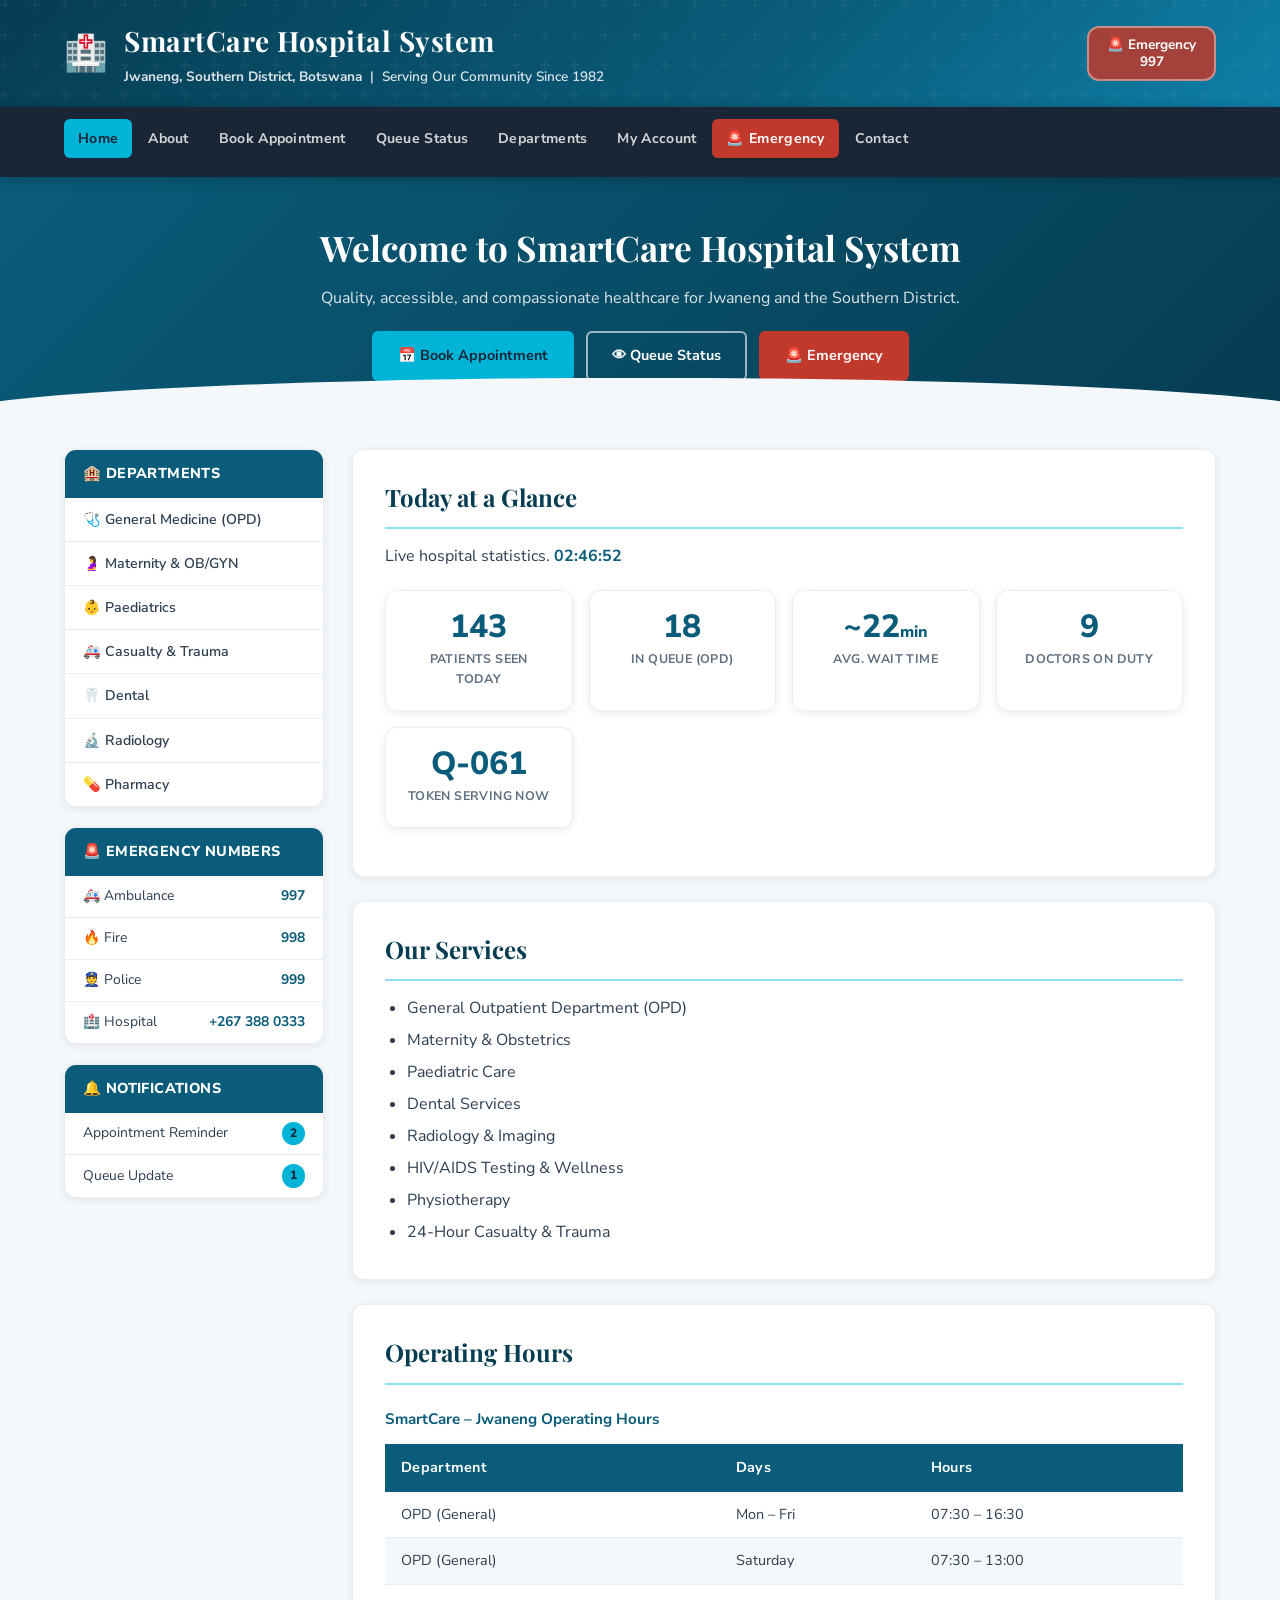
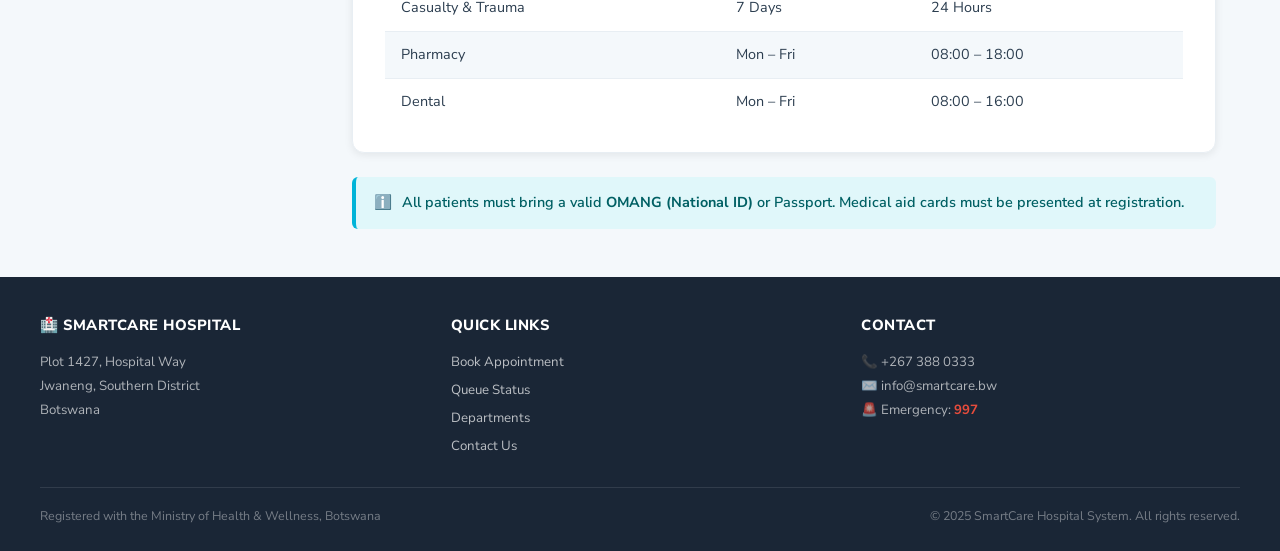
<file: index.html>
<!DOCTYPE html>
<html lang="en">
<head>
  <meta charset="UTF-8">
  <meta name="viewport" content="width=device-width, initial-scale=1.0">
  <title>SmartCare Hospital System – Jwaneng, Botswana</title>
  <link rel="stylesheet" href="styles.css">
</head>
<body>
  <header>
    <div class="header-inner">
      <div class="header-logo">🏥</div>
      <div class="header-text">
        <h1>SmartCare Hospital System</h1>
        <p><strong>Jwaneng, Southern District, Botswana</strong> &nbsp;|&nbsp; Serving Our Community Since 1982</p>
      </div>
      <div class="header-emergency">🚨 Emergency<br><strong>997</strong></div>
    </div>
  </header>
  <nav aria-label="Main navigation">
    <div class="nav-inner">
      <button class="nav-toggle" id="nav-toggle" aria-controls="nav-list" aria-expanded="false" aria-label="Toggle navigation">
        <span></span><span></span><span></span>
      </button>
      <ul id="nav-list">
        <li><a href="index.html">Home</a></li>
        <li><a href="about.html">About</a></li>
        <li><a href="book.html">Book Appointment</a></li>
        <li><a href="queue.html">Queue Status</a></li>
        <li><a href="departments.html">Departments</a></li>
        <li><a href="account.html">My Account</a></li>
        <li><a href="emergency.html" class="nav-emergency">🚨 Emergency</a></li>
        <li><a href="contact.html">Contact</a></li>
      </ul>
    </div>
  </nav>
  <div class="page-wrapper">
    <section class="page-hero">
      <h2>Welcome to SmartCare Hospital System</h2>
      <p>Quality, accessible, and compassionate healthcare for Jwaneng and the Southern District.</p>
      <div class="hero-actions">
        <a href="book.html" class="btn btn-accent">📅 Book Appointment</a>
        <a href="queue.html" class="btn btn-outline" style="color:#fff;border-color:rgba(255,255,255,.6)">👁 Queue Status</a>
        <a href="emergency.html" class="btn btn-danger">🚨 Emergency</a>
      </div>
    </section>
    <div class="content-grid">
      <aside>
        <div class="sidebar-card fade-in fade-in-1">
          <div class="sidebar-card-header">🏨 Departments</div>
          <ul>
            <li><a href="departments.html">🩺 General Medicine (OPD)</a></li>
            <li><a href="departments.html">🤰 Maternity &amp; OB/GYN</a></li>
            <li><a href="departments.html">👶 Paediatrics</a></li>
            <li><a href="departments.html">🚑 Casualty &amp; Trauma</a></li>
            <li><a href="departments.html">🦷 Dental</a></li>
            <li><a href="departments.html">🔬 Radiology</a></li>
            <li><a href="departments.html">💊 Pharmacy</a></li>
          </ul>
        </div>
        <div class="sidebar-card fade-in fade-in-2">
          <div class="sidebar-card-header">🚨 Emergency Numbers</div>
          <ul class="info-list">
            <li>🚑 Ambulance <strong>997</strong></li>
            <li>🔥 Fire <strong>998</strong></li>
            <li>👮 Police <strong>999</strong></li>
            <li>🏥 Hospital <strong>+267 388 0333</strong></li>
          </ul>
        </div>
        <div class="sidebar-card fade-in fade-in-3">
          <div class="sidebar-card-header">🔔 Notifications</div>
          <ul class="info-list">
            <li>Appointment Reminder <span class="notif-badge">2</span></li>
            <li>Queue Update <span class="notif-badge">1</span></li>
          </ul>
        </div>
      </aside>
      <main>
        <div class="card fade-in fade-in-1">
          <h2>Today at a Glance</h2>
          <p>Live hospital statistics. <span id="live-clock" style="font-weight:700;color:var(--primary)"></span></p>
          <div class="stats-grid">
            <div class="stat-card"><div class="stat-value">143</div><div class="stat-label">Patients Seen Today</div></div>
            <div class="stat-card"><div class="stat-value">18</div><div class="stat-label">In Queue (OPD)</div></div>
            <div class="stat-card"><div class="stat-value">~22<small style="font-size:1rem">min</small></div><div class="stat-label">Avg. Wait Time</div></div>
            <div class="stat-card"><div class="stat-value">9</div><div class="stat-label">Doctors On Duty</div></div>
            <div class="stat-card"><div class="stat-value">Q-061</div><div class="stat-label">Token Serving Now</div></div>
          </div>
        </div>
        <div class="card fade-in fade-in-2">
          <h2>Our Services</h2>
          <ul>
            <li>General Outpatient Department (OPD)</li>
            <li>Maternity &amp; Obstetrics</li>
            <li>Paediatric Care</li>
            <li>Dental Services</li>
            <li>Radiology &amp; Imaging</li>
            <li>HIV/AIDS Testing &amp; Wellness</li>
            <li>Physiotherapy</li>
            <li>24-Hour Casualty &amp; Trauma</li>
          </ul>
        </div>
        <div class="card fade-in fade-in-3">
          <h2>Operating Hours</h2>
          <div class="table-wrap">
            <table>
              <caption>SmartCare – Jwaneng Operating Hours</caption>
              <thead><tr><th>Department</th><th>Days</th><th>Hours</th></tr></thead>
              <tbody>
                <tr><td>OPD (General)</td><td>Mon – Fri</td><td>07:30 – 16:30</td></tr>
                <tr><td>OPD (General)</td><td>Saturday</td><td>07:30 – 13:00</td></tr>
                <tr><td>Casualty &amp; Trauma</td><td>7 Days</td><td>24 Hours</td></tr>
                <tr><td>Pharmacy</td><td>Mon – Fri</td><td>08:00 – 18:00</td></tr>
                <tr><td>Dental</td><td>Mon – Fri</td><td>08:00 – 16:00</td></tr>
              </tbody>
            </table>
          </div>
        </div>
        <div class="alert alert-info fade-in fade-in-4">
          <span>ℹ️</span>
          <div>All patients must bring a valid <strong>OMANG (National ID)</strong> or Passport. Medical aid cards must be presented at registration.</div>
        </div>
      </main>
    </div>
  </div>
  <footer>
    <div class="footer-inner">
      <div class="footer-col"><h4>🏥 SmartCare Hospital</h4><p>Plot 1427, Hospital Way<br>Jwaneng, Southern District<br>Botswana</p></div>
      <div class="footer-col"><h4>Quick Links</h4><ul><li><a href="book.html">Book Appointment</a></li><li><a href="queue.html">Queue Status</a></li><li><a href="departments.html">Departments</a></li><li><a href="contact.html">Contact Us</a></li></ul></div>
      <div class="footer-col"><h4>Contact</h4><p>📞 +267 388 0333<br>✉️ info@smartcare.bw<br>🚨 Emergency: <strong style="color:#e74c3c">997</strong></p></div>
    </div>
    <div class="footer-bottom">
      <span>Registered with the Ministry of Health &amp; Wellness, Botswana</span>
      <span>&copy; 2025 SmartCare Hospital System. All rights reserved.</span>
    </div>
  </footer>
  <script src="main.js"></script>
</body>
</html>
</file>
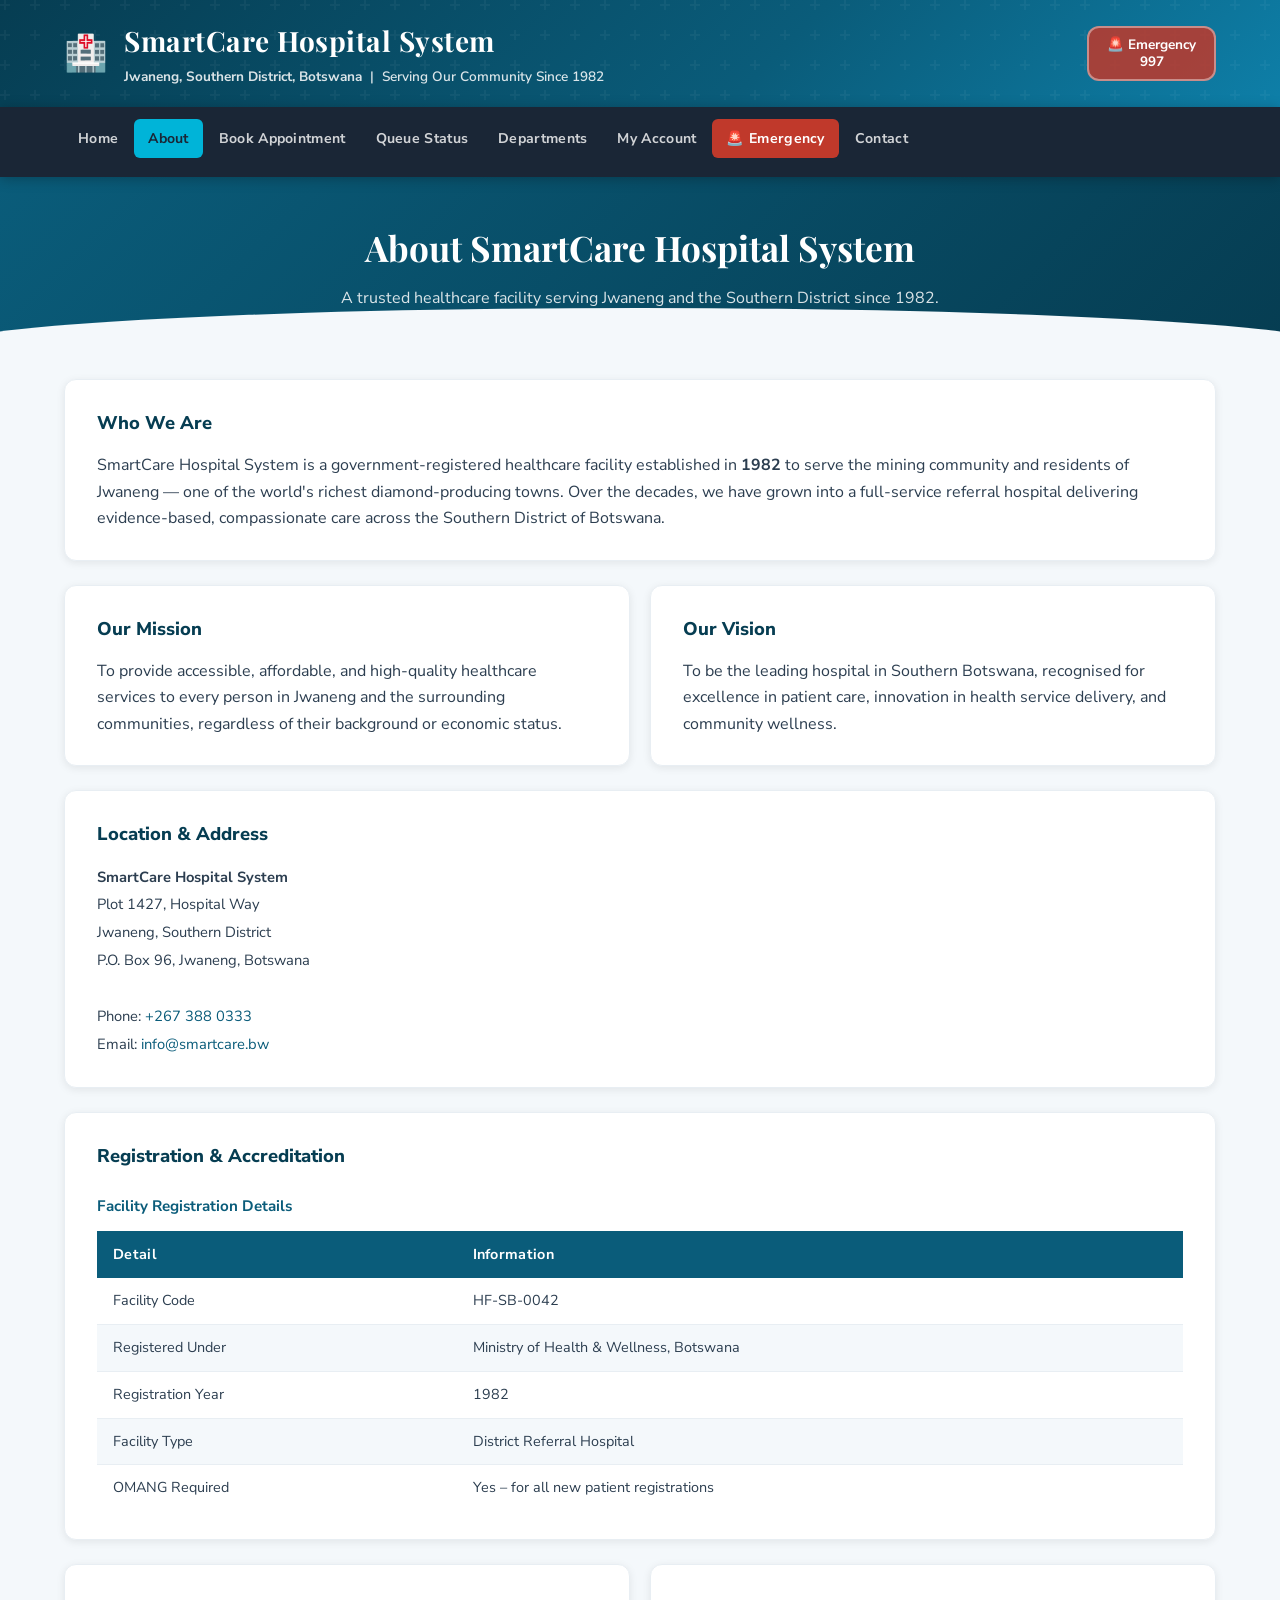
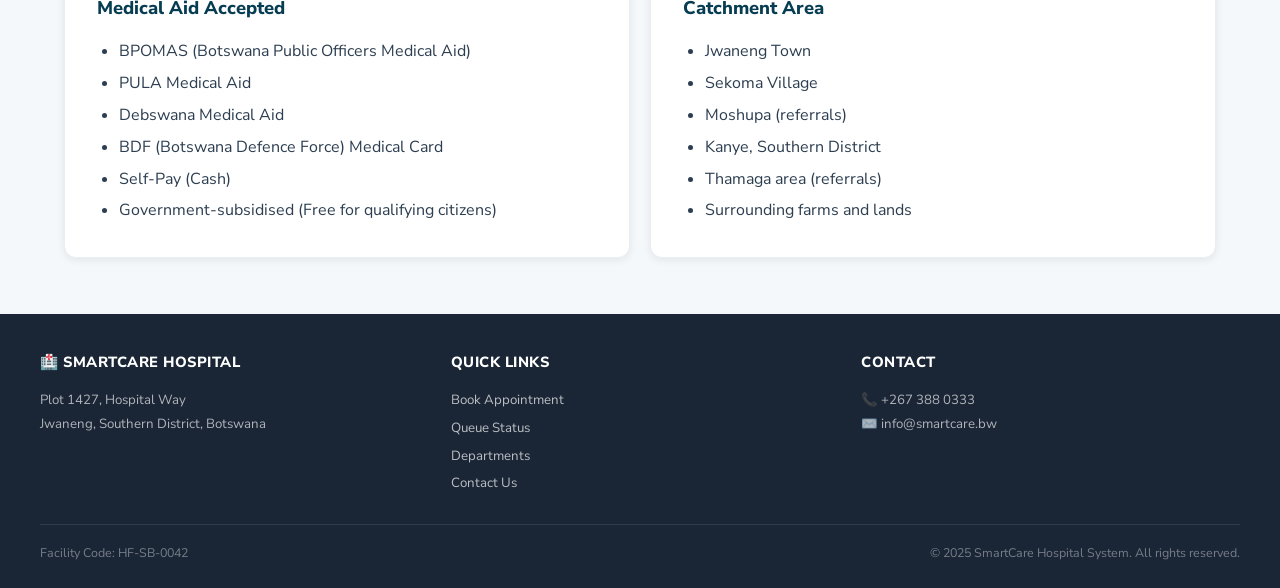
<file: about.html>
<!DOCTYPE html>
<html lang="en">
<head>
  <meta charset="UTF-8">
  <meta name="viewport" content="width=device-width, initial-scale=1.0">
  <title>About – SmartCare Hospital System</title>
  <link rel="stylesheet" href="styles.css">
</head>
<body>
  <header>
    <div class="header-inner">
      <div class="header-logo">🏥</div>
      <div class="header-text">
        <h1>SmartCare Hospital System</h1>
        <p><strong>Jwaneng, Southern District, Botswana</strong> &nbsp;|&nbsp; Serving Our Community Since 1982</p>
      </div>
      <div class="header-emergency">🚨 Emergency<br><strong>997</strong></div>
    </div>
  </header>
  <nav aria-label="Main navigation">
    <div class="nav-inner">
      <button class="nav-toggle" id="nav-toggle" aria-controls="nav-list" aria-expanded="false" aria-label="Toggle navigation"><span></span><span></span><span></span></button>
      <ul id="nav-list">
        <li><a href="index.html">Home</a></li>
        <li><a href="about.html">About</a></li>
        <li><a href="book.html">Book Appointment</a></li>
        <li><a href="queue.html">Queue Status</a></li>
        <li><a href="departments.html">Departments</a></li>
        <li><a href="account.html">My Account</a></li>
        <li><a href="emergency.html" class="nav-emergency">🚨 Emergency</a></li>
        <li><a href="contact.html">Contact</a></li>
      </ul>
    </div>
  </nav>
  <div class="page-wrapper">
    <section class="page-hero">
      <h2>About SmartCare Hospital System</h2>
      <p>A trusted healthcare facility serving Jwaneng and the Southern District since 1982.</p>
    </section>
    <div class="content-full">
      <div class="card fade-in fade-in-1">
        <h3>Who We Are</h3>
        <p>SmartCare Hospital System is a government-registered healthcare facility established in <strong>1982</strong> to serve the mining community and residents of Jwaneng — one of the world's richest diamond-producing towns. Over the decades, we have grown into a full-service referral hospital delivering evidence-based, compassionate care across the Southern District of Botswana.</p>
      </div>
      <div style="display:grid;grid-template-columns:1fr 1fr;gap:20px">
        <div class="card fade-in fade-in-2">
          <h3>Our Mission</h3>
          <p>To provide accessible, affordable, and high-quality healthcare services to every person in Jwaneng and the surrounding communities, regardless of their background or economic status.</p>
        </div>
        <div class="card fade-in fade-in-3">
          <h3>Our Vision</h3>
          <p>To be the leading hospital in Southern Botswana, recognised for excellence in patient care, innovation in health service delivery, and community wellness.</p>
        </div>
      </div>
      <div class="card fade-in fade-in-2">
        <h3>Location &amp; Address</h3>
        <address>
          <strong>SmartCare Hospital System</strong><br>
          Plot 1427, Hospital Way<br>
          Jwaneng, Southern District<br>
          P.O. Box 96, Jwaneng, Botswana<br><br>
          Phone: <a href="tel:+26738800333">+267 388 0333</a><br>
          Email: <a href="mailto:info@smartcare.bw">info@smartcare.bw</a>
        </address>
      </div>
      <div class="card fade-in fade-in-3">
        <h3>Registration &amp; Accreditation</h3>
        <div class="table-wrap">
          <table>
            <caption>Facility Registration Details</caption>
            <thead><tr><th>Detail</th><th>Information</th></tr></thead>
            <tbody>
              <tr><td>Facility Code</td><td>HF-SB-0042</td></tr>
              <tr><td>Registered Under</td><td>Ministry of Health &amp; Wellness, Botswana</td></tr>
              <tr><td>Registration Year</td><td>1982</td></tr>
              <tr><td>Facility Type</td><td>District Referral Hospital</td></tr>
              <tr><td>OMANG Required</td><td>Yes – for all new patient registrations</td></tr>
            </tbody>
          </table>
        </div>
      </div>
      <div style="display:grid;grid-template-columns:1fr 1fr;gap:20px">
        <div class="card fade-in">
          <h3>Medical Aid Accepted</h3>
          <ul>
            <li>BPOMAS (Botswana Public Officers Medical Aid)</li>
            <li>PULA Medical Aid</li>
            <li>Debswana Medical Aid</li>
            <li>BDF (Botswana Defence Force) Medical Card</li>
            <li>Self-Pay (Cash)</li>
            <li>Government-subsidised (Free for qualifying citizens)</li>
          </ul>
        </div>
        <div class="card fade-in">
          <h3>Catchment Area</h3>
          <ul>
            <li>Jwaneng Town</li>
            <li>Sekoma Village</li>
            <li>Moshupa (referrals)</li>
            <li>Kanye, Southern District</li>
            <li>Thamaga area (referrals)</li>
            <li>Surrounding farms and lands</li>
          </ul>
        </div>
      </div>
    </div>
  </div>
  <footer>
    <div class="footer-inner">
      <div class="footer-col"><h4>🏥 SmartCare Hospital</h4><p>Plot 1427, Hospital Way<br>Jwaneng, Southern District, Botswana</p></div>
      <div class="footer-col"><h4>Quick Links</h4><ul><li><a href="book.html">Book Appointment</a></li><li><a href="queue.html">Queue Status</a></li><li><a href="departments.html">Departments</a></li><li><a href="contact.html">Contact Us</a></li></ul></div>
      <div class="footer-col"><h4>Contact</h4><p>📞 +267 388 0333<br>✉️ info@smartcare.bw</p></div>
    </div>
    <div class="footer-bottom">
      <span>Facility Code: HF-SB-0042</span>
      <span>&copy; 2025 SmartCare Hospital System. All rights reserved.</span>
    </div>
  </footer>
  <script src="main.js"></script>
</body>
</html>
</file>
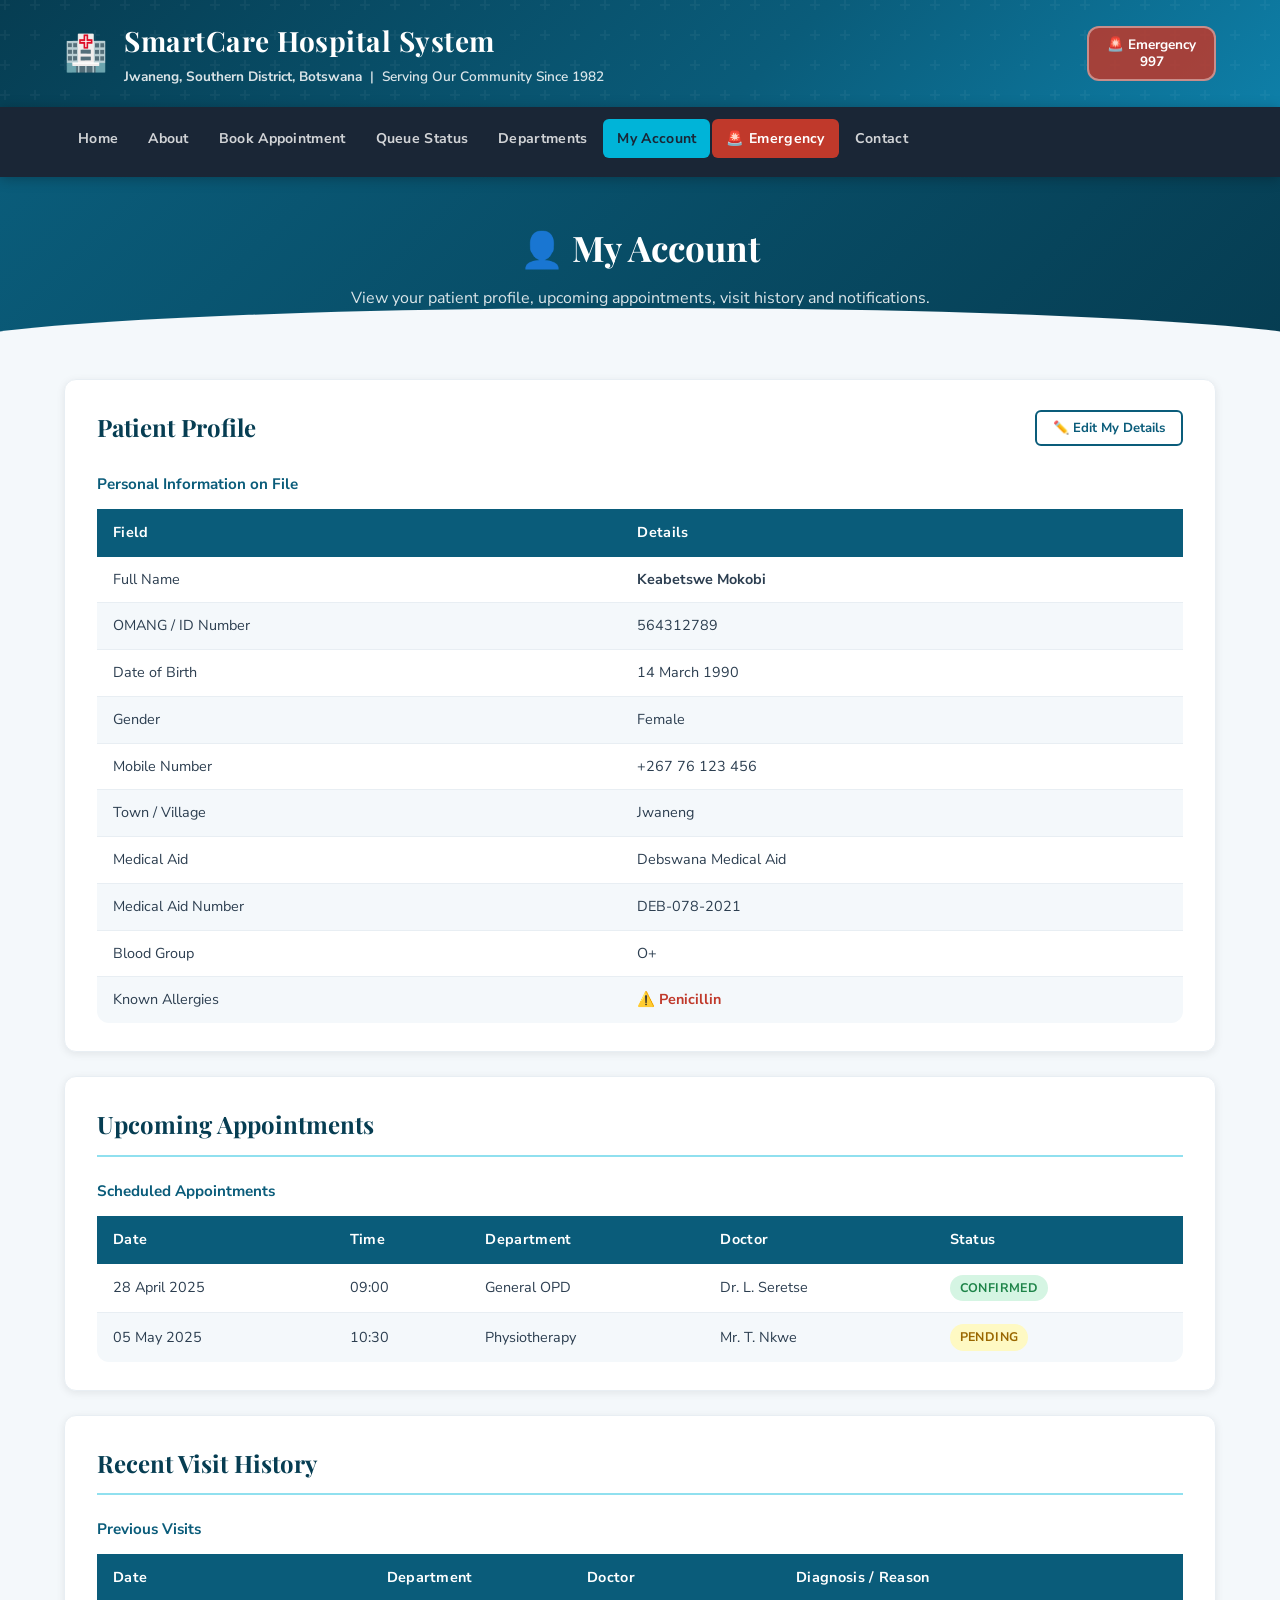
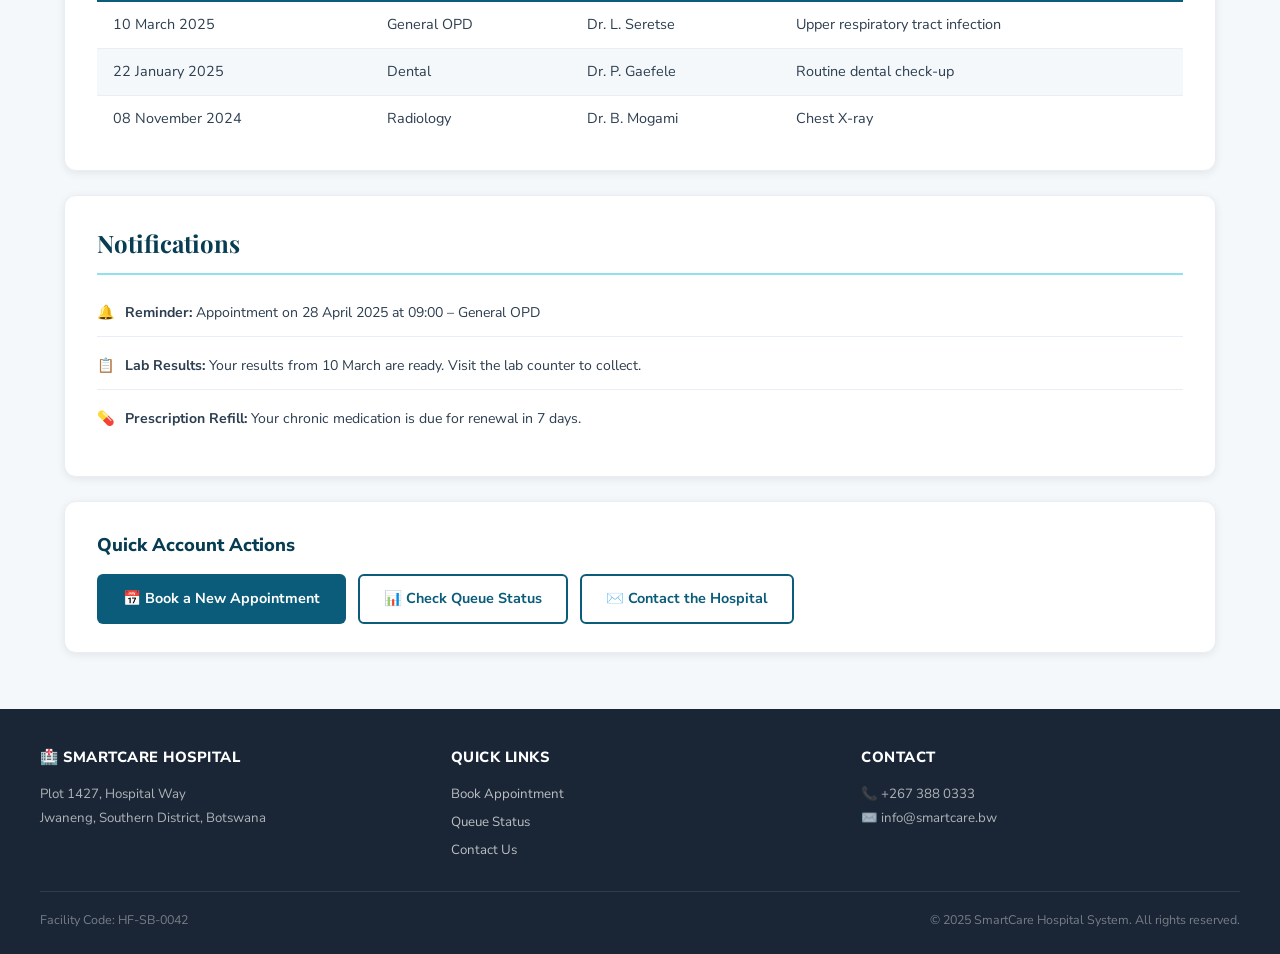
<file: account.html>
<!DOCTYPE html>
<html lang="en">
<head>
  <meta charset="UTF-8">
  <meta name="viewport" content="width=device-width, initial-scale=1.0">
  <title>My Account – SmartCare Hospital System</title>
  <link rel="stylesheet" href="styles.css">
</head>
<body>
  <header>
    <div class="header-inner">
      <div class="header-logo">🏥</div>
      <div class="header-text">
        <h1>SmartCare Hospital System</h1>
        <p><strong>Jwaneng, Southern District, Botswana</strong> &nbsp;|&nbsp; Serving Our Community Since 1982</p>
      </div>
      <div class="header-emergency">🚨 Emergency<br><strong>997</strong></div>
    </div>
  </header>
  <nav aria-label="Main navigation">
    <div class="nav-inner">
      <button class="nav-toggle" id="nav-toggle" aria-controls="nav-list" aria-expanded="false" aria-label="Toggle navigation"><span></span><span></span><span></span></button>
      <ul id="nav-list">
        <li><a href="index.html">Home</a></li>
        <li><a href="about.html">About</a></li>
        <li><a href="book.html">Book Appointment</a></li>
        <li><a href="queue.html">Queue Status</a></li>
        <li><a href="departments.html">Departments</a></li>
        <li><a href="account.html">My Account</a></li>
        <li><a href="emergency.html" class="nav-emergency">🚨 Emergency</a></li>
        <li><a href="contact.html">Contact</a></li>
      </ul>
    </div>
  </nav>
  <div class="page-wrapper">
    <section class="page-hero">
      <h2>👤 My Account</h2>
      <p>View your patient profile, upcoming appointments, visit history and notifications.</p>
    </section>
    <div class="content-full">
      <div class="card fade-in fade-in-1">
        <div style="display:flex;justify-content:space-between;align-items:center;flex-wrap:wrap;gap:12px;margin-bottom:16px">
          <h2 style="margin-bottom:0;border:none;padding:0">Patient Profile</h2>
          <button class="btn btn-outline btn-sm" id="edit-btn">✏️ Edit My Details</button>
        </div>
        <div class="table-wrap">
          <table>
            <caption>Personal Information on File</caption>
            <thead><tr><th>Field</th><th>Details</th></tr></thead>
            <tbody>
              <tr><td>Full Name</td><td><strong>Keabetswe Mokobi</strong></td></tr>
              <tr><td>OMANG / ID Number</td><td>564312789</td></tr>
              <tr><td>Date of Birth</td><td>14 March 1990</td></tr>
              <tr><td>Gender</td><td>Female</td></tr>
              <tr><td>Mobile Number</td><td>+267 76 123 456</td></tr>
              <tr><td>Town / Village</td><td>Jwaneng</td></tr>
              <tr><td>Medical Aid</td><td>Debswana Medical Aid</td></tr>
              <tr><td>Medical Aid Number</td><td>DEB-078-2021</td></tr>
              <tr><td>Blood Group</td><td>O+</td></tr>
              <tr><td>Known Allergies</td><td><span style="color:var(--danger);font-weight:700">⚠️ Penicillin</span></td></tr>
            </tbody>
          </table>
        </div>
        <div id="edit-form" style="display:none;margin-top:24px">
          <form data-submit="toast-account" novalidate>
            <fieldset>
              <legend>Edit Personal Information</legend>
              <div class="form-group"><label for="fullname">Full Name</label><input type="text" id="fullname" name="fullname" value="Keabetswe Mokobi"></div>
              <div class="form-group"><label for="phone">Mobile Number</label><input type="tel" id="phone" name="phone" value="+267 76 123 456"></div>
              <div class="form-group"><label for="town">Town / Village</label><input type="text" id="town" name="town" value="Jwaneng"></div>
              <div class="form-group">
                <label for="medical-aid">Medical Aid</label>
                <select id="medical-aid" name="medical-aid">
                  <option value="bpomas">BPOMAS</option>
                  <option value="pula">PULA Medical Aid</option>
                  <option value="bdf">BDF (Military)</option>
                  <option value="debswana" selected>Debswana Medical Aid</option>
                  <option value="cash">Self-Pay (Cash)</option>
                  <option value="govt">Government (Free)</option>
                </select>
              </div>
              <div class="form-group"><label for="aid-num">Medical Aid Number</label><input type="text" id="aid-num" name="aid-num" value="DEB-078-2021"></div>
              <div class="form-actions">
                <button type="submit" class="btn btn-primary">💾 Save Changes</button>
                <button type="reset" class="btn btn-outline">🔄 Reset</button>
              </div>
            </fieldset>
          </form>
        </div>
      </div>
      <div class="card fade-in fade-in-2">
        <h2>Upcoming Appointments</h2>
        <div class="table-wrap">
          <table>
            <caption>Scheduled Appointments</caption>
            <thead><tr><th>Date</th><th>Time</th><th>Department</th><th>Doctor</th><th>Status</th></tr></thead>
            <tbody>
              <tr><td>28 April 2025</td><td>09:00</td><td>General OPD</td><td>Dr. L. Seretse</td><td><span class="status status-confirmed">Confirmed</span></td></tr>
              <tr><td>05 May 2025</td><td>10:30</td><td>Physiotherapy</td><td>Mr. T. Nkwe</td><td><span class="status status-pending">Pending</span></td></tr>
            </tbody>
          </table>
        </div>
      </div>
      <div class="card fade-in fade-in-3">
        <h2>Recent Visit History</h2>
        <div class="table-wrap">
          <table>
            <caption>Previous Visits</caption>
            <thead><tr><th>Date</th><th>Department</th><th>Doctor</th><th>Diagnosis / Reason</th></tr></thead>
            <tbody>
              <tr><td>10 March 2025</td><td>General OPD</td><td>Dr. L. Seretse</td><td>Upper respiratory tract infection</td></tr>
              <tr><td>22 January 2025</td><td>Dental</td><td>Dr. P. Gaefele</td><td>Routine dental check-up</td></tr>
              <tr><td>08 November 2024</td><td>Radiology</td><td>Dr. B. Mogami</td><td>Chest X-ray</td></tr>
            </tbody>
          </table>
        </div>
      </div>
      <div class="card fade-in fade-in-4">
        <h2>Notifications</h2>
        <ul class="notif-list">
          <li>🔔 <span><strong>Reminder:</strong> Appointment on 28 April 2025 at 09:00 – General OPD</span></li>
          <li>📋 <span><strong>Lab Results:</strong> Your results from 10 March are ready. Visit the lab counter to collect.</span></li>
          <li>💊 <span><strong>Prescription Refill:</strong> Your chronic medication is due for renewal in 7 days.</span></li>
        </ul>
      </div>
      <div class="card fade-in">
        <h3>Quick Account Actions</h3>
        <div style="display:flex;gap:12px;flex-wrap:wrap;margin-top:12px">
          <a href="book.html" class="btn btn-primary">📅 Book a New Appointment</a>
          <a href="queue.html" class="btn btn-outline">📊 Check Queue Status</a>
          <a href="contact.html" class="btn btn-outline">✉️ Contact the Hospital</a>
        </div>
      </div>
    </div>
  </div>
  <div class="toast" id="toast-account" role="status" aria-live="polite">✅ Your details have been saved successfully.</div>
  <footer>
    <div class="footer-inner">
      <div class="footer-col"><h4>🏥 SmartCare Hospital</h4><p>Plot 1427, Hospital Way<br>Jwaneng, Southern District, Botswana</p></div>
      <div class="footer-col"><h4>Quick Links</h4><ul><li><a href="book.html">Book Appointment</a></li><li><a href="queue.html">Queue Status</a></li><li><a href="contact.html">Contact Us</a></li></ul></div>
      <div class="footer-col"><h4>Contact</h4><p>📞 +267 388 0333<br>✉️ info@smartcare.bw</p></div>
    </div>
    <div class="footer-bottom">
      <span>Facility Code: HF-SB-0042</span>
      <span>&copy; 2025 SmartCare Hospital System. All rights reserved.</span>
    </div>
  </footer>
  <script src="main.js"></script>
</body>
</html>
</file>
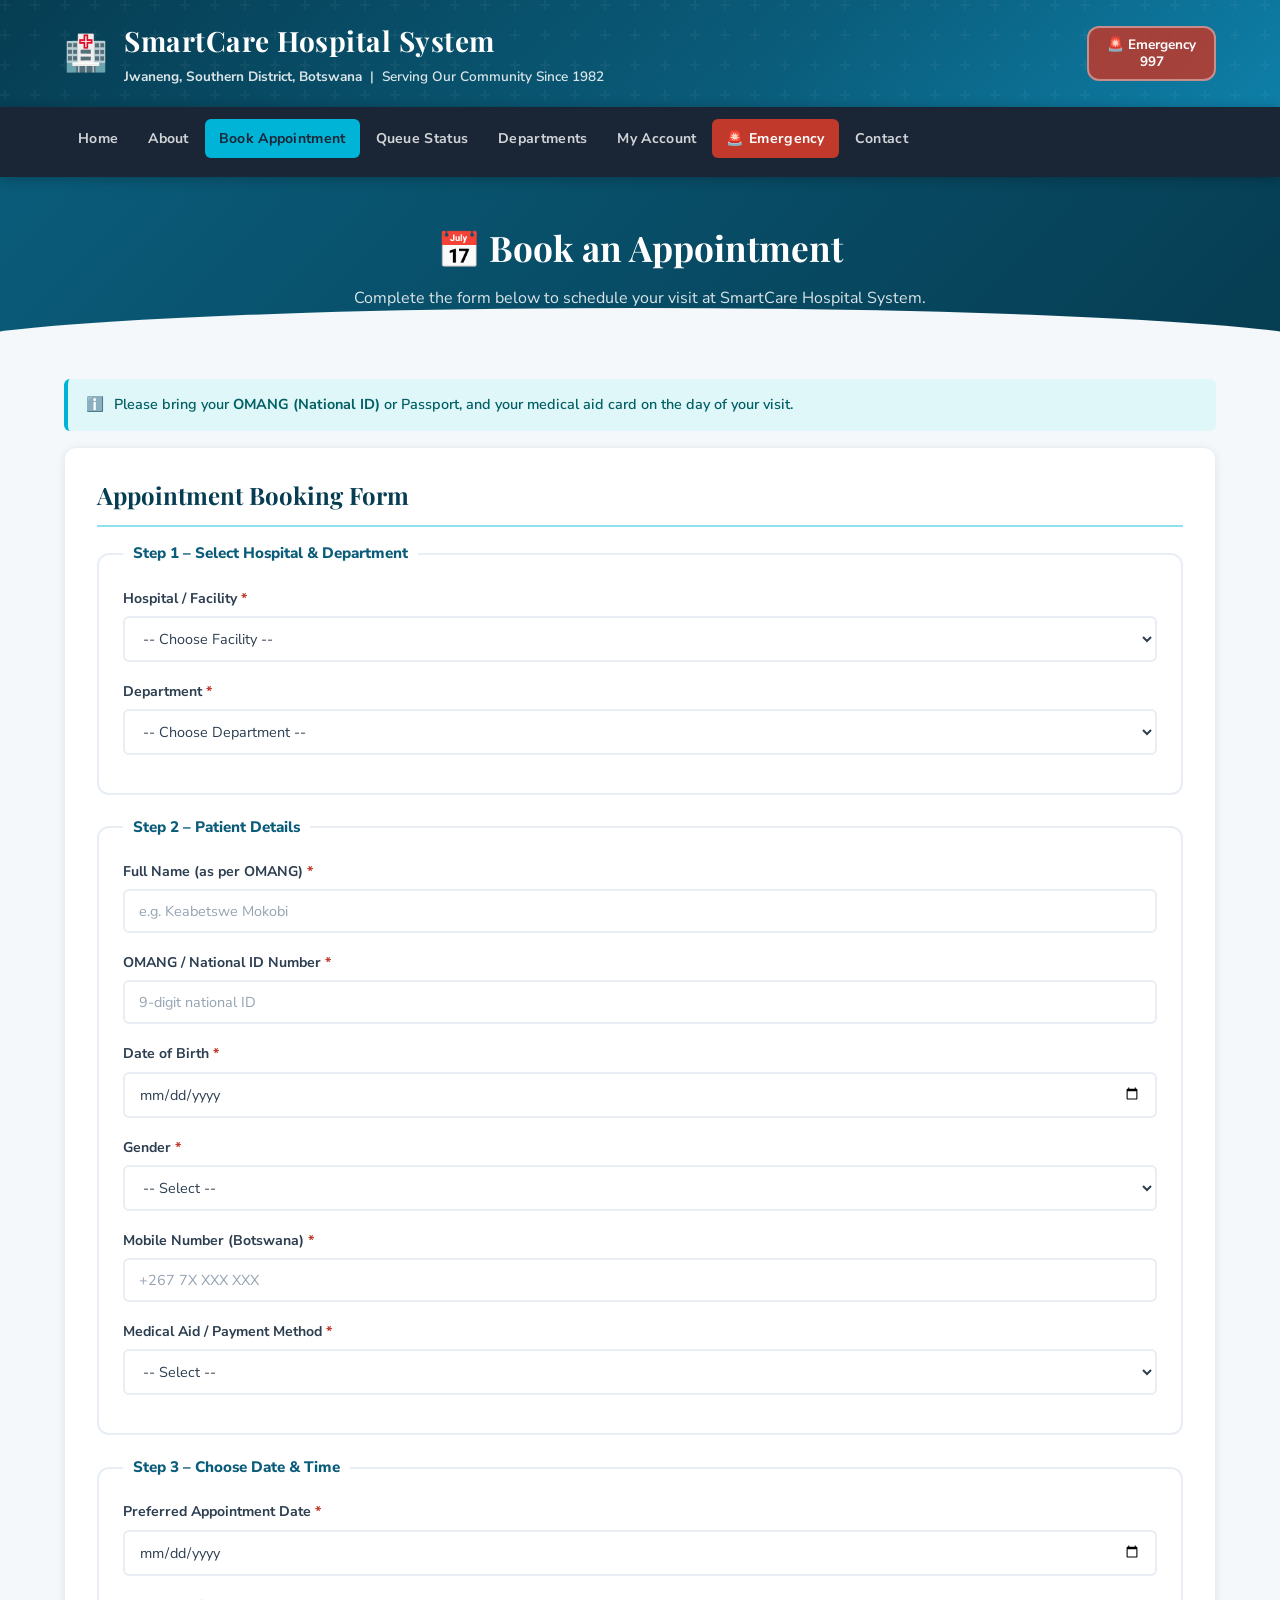
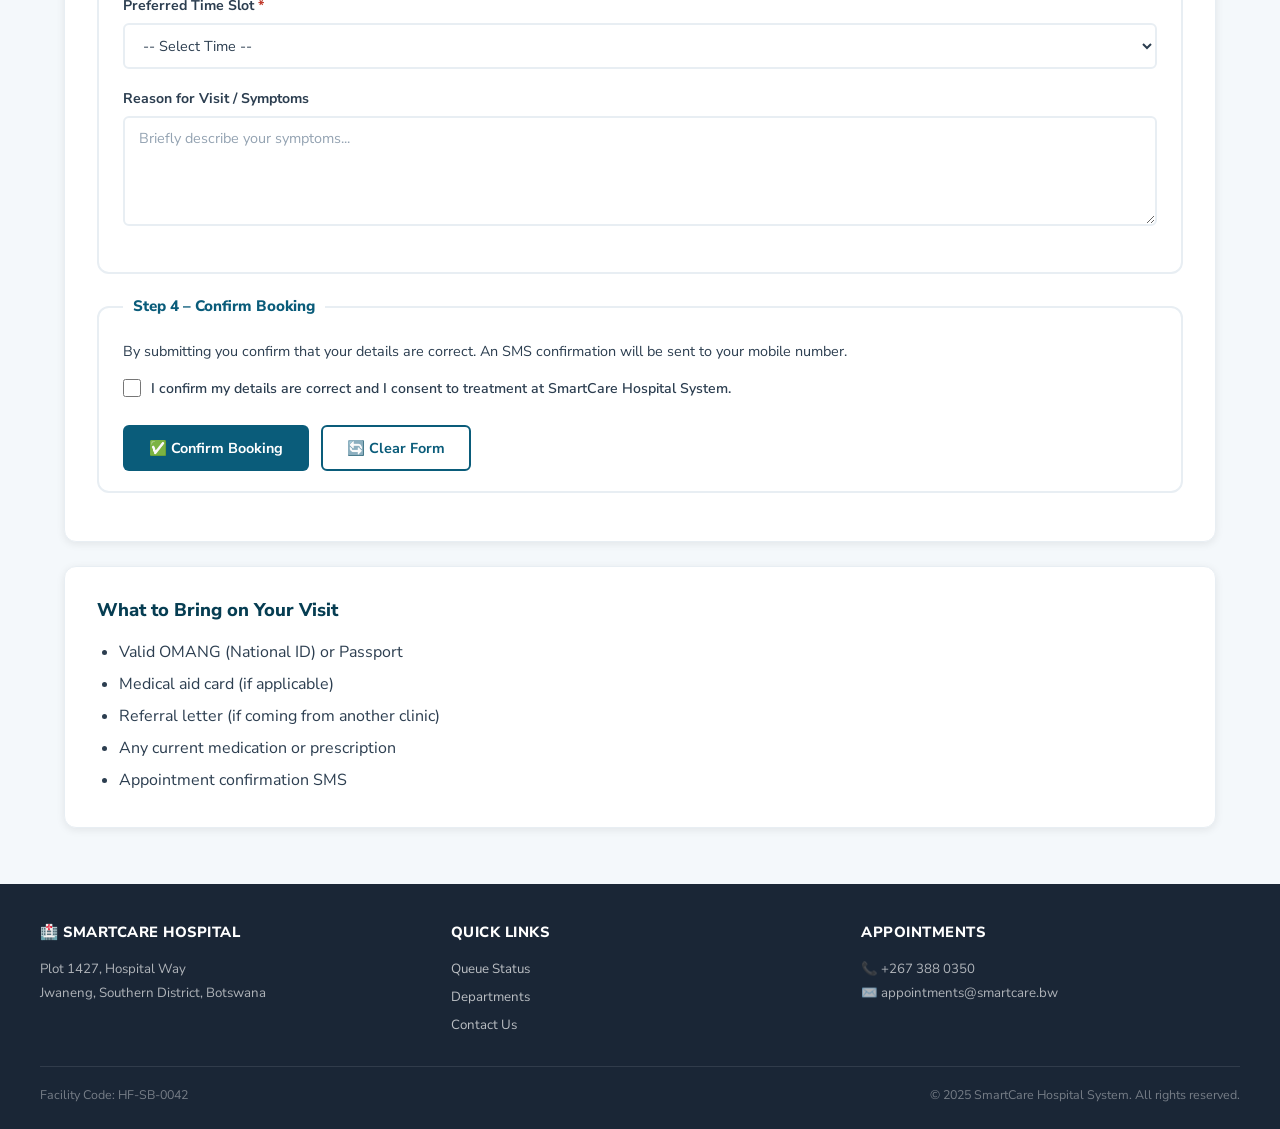
<file: book.html>
<!DOCTYPE html>
<html lang="en">
<head>
  <meta charset="UTF-8">
  <meta name="viewport" content="width=device-width, initial-scale=1.0">
  <title>Book Appointment – SmartCare Hospital System</title>
  <link rel="stylesheet" href="styles.css">
</head>
<body>
  <header>
    <div class="header-inner">
      <div class="header-logo">🏥</div>
      <div class="header-text">
        <h1>SmartCare Hospital System</h1>
        <p><strong>Jwaneng, Southern District, Botswana</strong> &nbsp;|&nbsp; Serving Our Community Since 1982</p>
      </div>
      <div class="header-emergency">🚨 Emergency<br><strong>997</strong></div>
    </div>
  </header>
  <nav aria-label="Main navigation">
    <div class="nav-inner">
      <button class="nav-toggle" id="nav-toggle" aria-controls="nav-list" aria-expanded="false" aria-label="Toggle navigation"><span></span><span></span><span></span></button>
      <ul id="nav-list">
        <li><a href="index.html">Home</a></li>
        <li><a href="about.html">About</a></li>
        <li><a href="book.html">Book Appointment</a></li>
        <li><a href="queue.html">Queue Status</a></li>
        <li><a href="departments.html">Departments</a></li>
        <li><a href="account.html">My Account</a></li>
        <li><a href="emergency.html" class="nav-emergency">🚨 Emergency</a></li>
        <li><a href="contact.html">Contact</a></li>
      </ul>
    </div>
  </nav>
  <div class="page-wrapper">
    <section class="page-hero">
      <h2>📅 Book an Appointment</h2>
      <p>Complete the form below to schedule your visit at SmartCare Hospital System.</p>
    </section>
    <div class="content-full">
      <div class="alert alert-info fade-in">
        <span>ℹ️</span>
        <div>Please bring your <strong>OMANG (National ID)</strong> or Passport, and your medical aid card on the day of your visit.</div>
      </div>
      <div class="card fade-in fade-in-1">
        <h2>Appointment Booking Form</h2>
        <form id="booking-form" data-submit="toast-booking" novalidate>
          <fieldset>
            <legend>Step 1 – Select Hospital &amp; Department</legend>
            <div class="form-group">
              <label for="facility">Hospital / Facility <span style="color:var(--danger)">*</span></label>
              <select id="facility" name="facility" required>
                <option value="">-- Choose Facility --</option>
                <option value="jwaneng-main">SmartCare Hospital – Jwaneng Main</option>
                <option value="jwaneng-west">SmartCare Clinic – Jwaneng West</option>
                <option value="sekoma">SmartCare Satellite Clinic – Sekoma</option>
              </select>
            </div>
            <div class="form-group">
              <label for="department">Department <span style="color:var(--danger)">*</span></label>
              <select id="department" name="department" required>
                <option value="">-- Choose Department --</option>
                <option value="general">General Medicine (OPD)</option>
                <option value="maternity">Maternity &amp; OB/GYN</option>
                <option value="paediatrics">Paediatrics</option>
                <option value="casualty">Casualty &amp; Trauma</option>
                <option value="dental">Dental</option>
                <option value="radiology">Radiology &amp; Imaging</option>
                <option value="pharmacy">Pharmacy</option>
                <option value="hiv">HIV/AIDS &amp; Wellness</option>
                <option value="physio">Physiotherapy</option>
              </select>
            </div>
          </fieldset>
          <fieldset>
            <legend>Step 2 – Patient Details</legend>
            <div class="form-group">
              <label for="fullname">Full Name (as per OMANG) <span style="color:var(--danger)">*</span></label>
              <input type="text" id="fullname" name="fullname" placeholder="e.g. Keabetswe Mokobi" required autocomplete="name">
            </div>
            <div class="form-group">
              <label for="omang">OMANG / National ID Number <span style="color:var(--danger)">*</span></label>
              <input type="text" id="omang" name="omang" placeholder="9-digit national ID" maxlength="9" pattern="\d{9}" required>
            </div>
            <div class="form-group">
              <label for="dob">Date of Birth <span style="color:var(--danger)">*</span></label>
              <input type="date" id="dob" name="dob" required autocomplete="bday">
            </div>
            <div class="form-group">
              <label for="gender">Gender <span style="color:var(--danger)">*</span></label>
              <select id="gender" name="gender" required>
                <option value="">-- Select --</option>
                <option value="male">Male</option>
                <option value="female">Female</option>
                <option value="other">Prefer not to say</option>
              </select>
            </div>
            <div class="form-group">
              <label for="phone">Mobile Number (Botswana) <span style="color:var(--danger)">*</span></label>
              <input type="tel" id="phone" name="phone" placeholder="+267 7X XXX XXX" required autocomplete="tel">
            </div>
            <div class="form-group">
              <label for="medical-aid">Medical Aid / Payment Method <span style="color:var(--danger)">*</span></label>
              <select id="medical-aid" name="medical-aid" required>
                <option value="">-- Select --</option>
                <option value="bpomas">BPOMAS</option>
                <option value="pula">PULA Medical Aid</option>
                <option value="bdf">BDF (Military)</option>
                <option value="debswana">Debswana Medical Aid</option>
                <option value="cash">Self-Pay (Cash)</option>
                <option value="govt">Government (Free / Subsidised)</option>
              </select>
            </div>
          </fieldset>
          <fieldset>
            <legend>Step 3 – Choose Date &amp; Time</legend>
            <div class="form-group">
              <label for="appt-date">Preferred Appointment Date <span style="color:var(--danger)">*</span></label>
              <input type="date" id="appt-date" name="appt-date" data-min-today required>
            </div>
            <div class="form-group">
              <label for="appt-time">Preferred Time Slot <span style="color:var(--danger)">*</span></label>
              <select id="appt-time" name="appt-time" required>
                <option value="">-- Select Time --</option>
                <option value="0730">07:30 – 08:00</option>
                <option value="0800">08:00 – 08:30</option>
                <option value="0830">08:30 – 09:00</option>
                <option value="0900">09:00 – 09:30</option>
                <option value="1000">10:00 – 10:30</option>
                <option value="1100">11:00 – 11:30</option>
                <option value="1400">14:00 – 14:30</option>
                <option value="1500">15:00 – 15:30</option>
              </select>
            </div>
            <div class="form-group">
              <label for="reason">Reason for Visit / Symptoms</label>
              <textarea id="reason" name="reason" placeholder="Briefly describe your symptoms..."></textarea>
            </div>
          </fieldset>
          <fieldset>
            <legend>Step 4 – Confirm Booking</legend>
            <p style="font-size:.9rem;margin-bottom:14px">By submitting you confirm that your details are correct. An SMS confirmation will be sent to your mobile number.</p>
            <div class="form-group checkbox-group">
              <input type="checkbox" id="consent" name="consent" required>
              <label for="consent" style="font-weight:600">I confirm my details are correct and I consent to treatment at SmartCare Hospital System.</label>
            </div>
            <div class="form-actions">
              <button type="submit" class="btn btn-primary">✅ Confirm Booking</button>
              <button type="reset" class="btn btn-outline">🔄 Clear Form</button>
            </div>
          </fieldset>
        </form>
      </div>
      <div class="card fade-in fade-in-2">
        <h3>What to Bring on Your Visit</h3>
        <ul>
          <li>Valid OMANG (National ID) or Passport</li>
          <li>Medical aid card (if applicable)</li>
          <li>Referral letter (if coming from another clinic)</li>
          <li>Any current medication or prescription</li>
          <li>Appointment confirmation SMS</li>
        </ul>
      </div>
    </div>
  </div>
  <div class="toast" id="toast-booking" role="status" aria-live="polite">✅ Appointment booked! An SMS confirmation will be sent shortly.</div>
  <footer>
    <div class="footer-inner">
      <div class="footer-col"><h4>🏥 SmartCare Hospital</h4><p>Plot 1427, Hospital Way<br>Jwaneng, Southern District, Botswana</p></div>
      <div class="footer-col"><h4>Quick Links</h4><ul><li><a href="queue.html">Queue Status</a></li><li><a href="departments.html">Departments</a></li><li><a href="contact.html">Contact Us</a></li></ul></div>
      <div class="footer-col"><h4>Appointments</h4><p>📞 +267 388 0350<br>✉️ appointments@smartcare.bw</p></div>
    </div>
    <div class="footer-bottom">
      <span>Facility Code: HF-SB-0042</span>
      <span>&copy; 2025 SmartCare Hospital System. All rights reserved.</span>
    </div>
  </footer>
  <script src="main.js"></script>
</body>
</html>
</file>
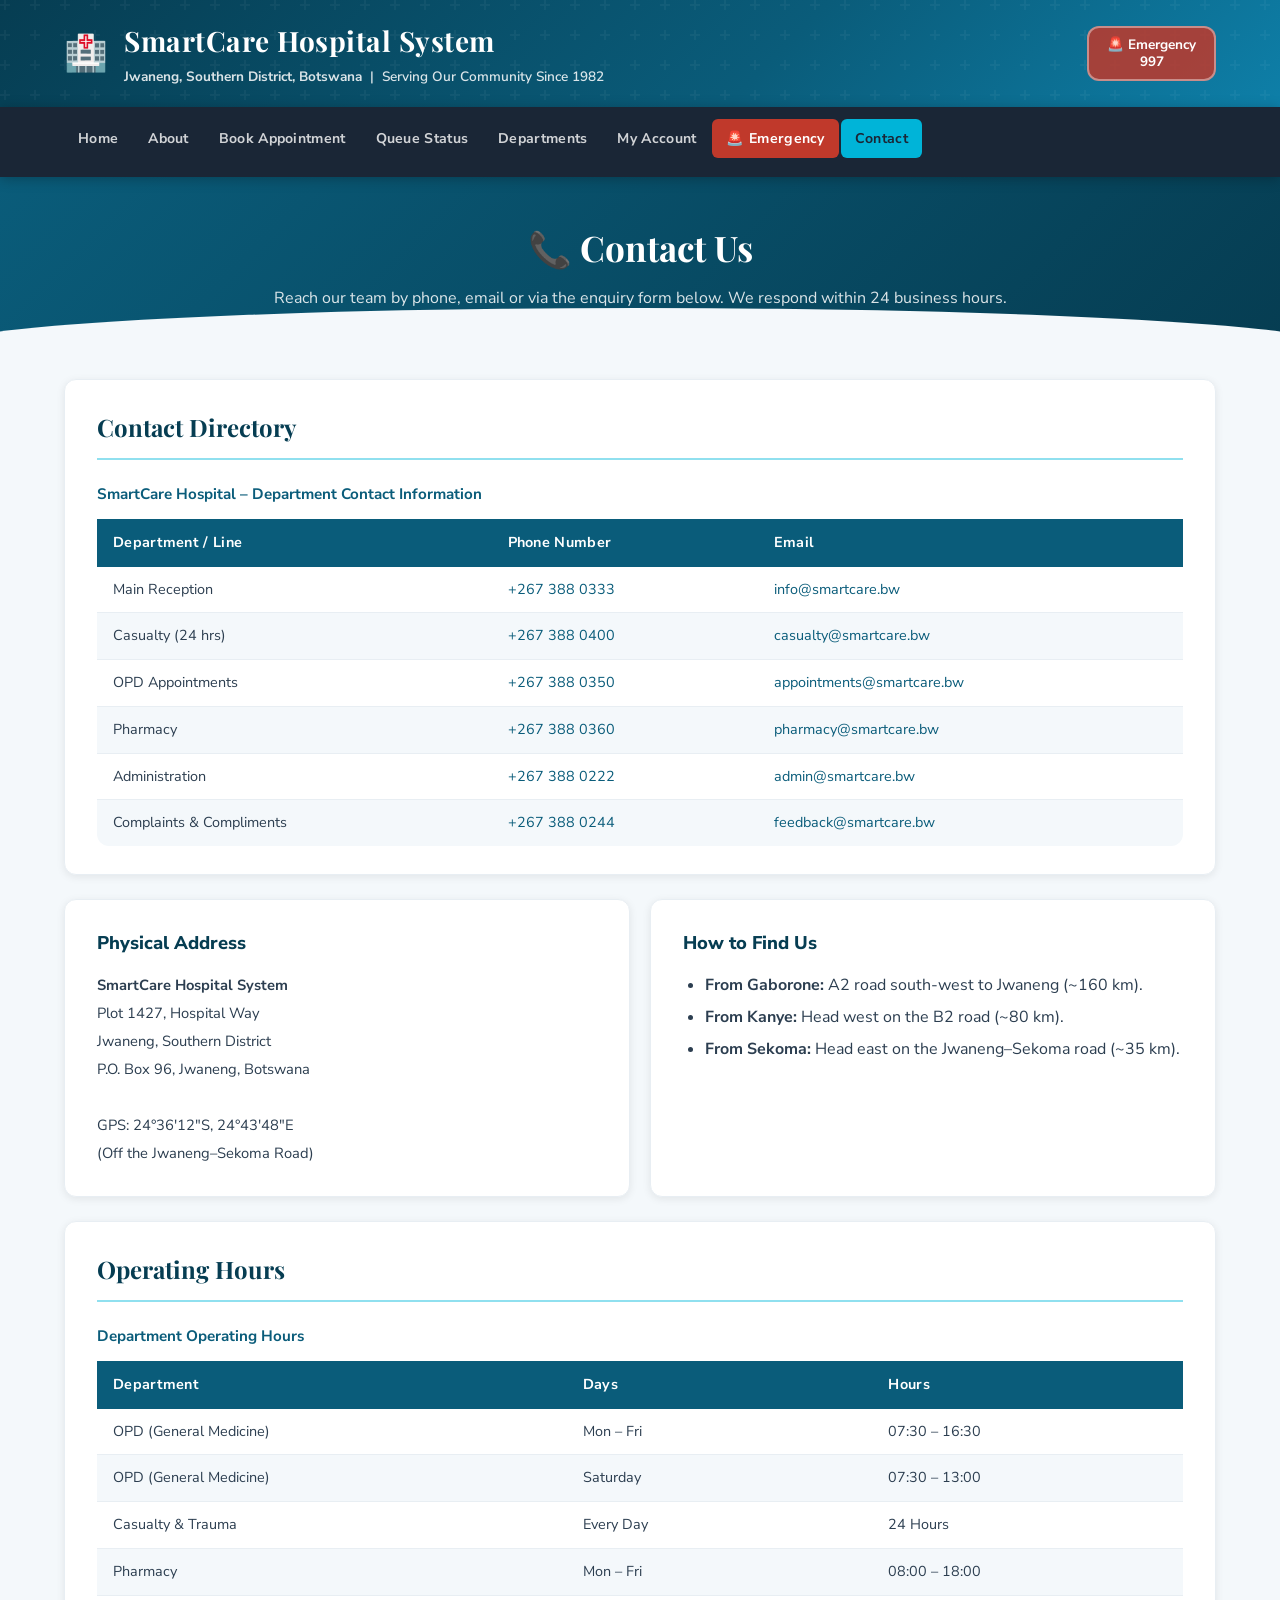
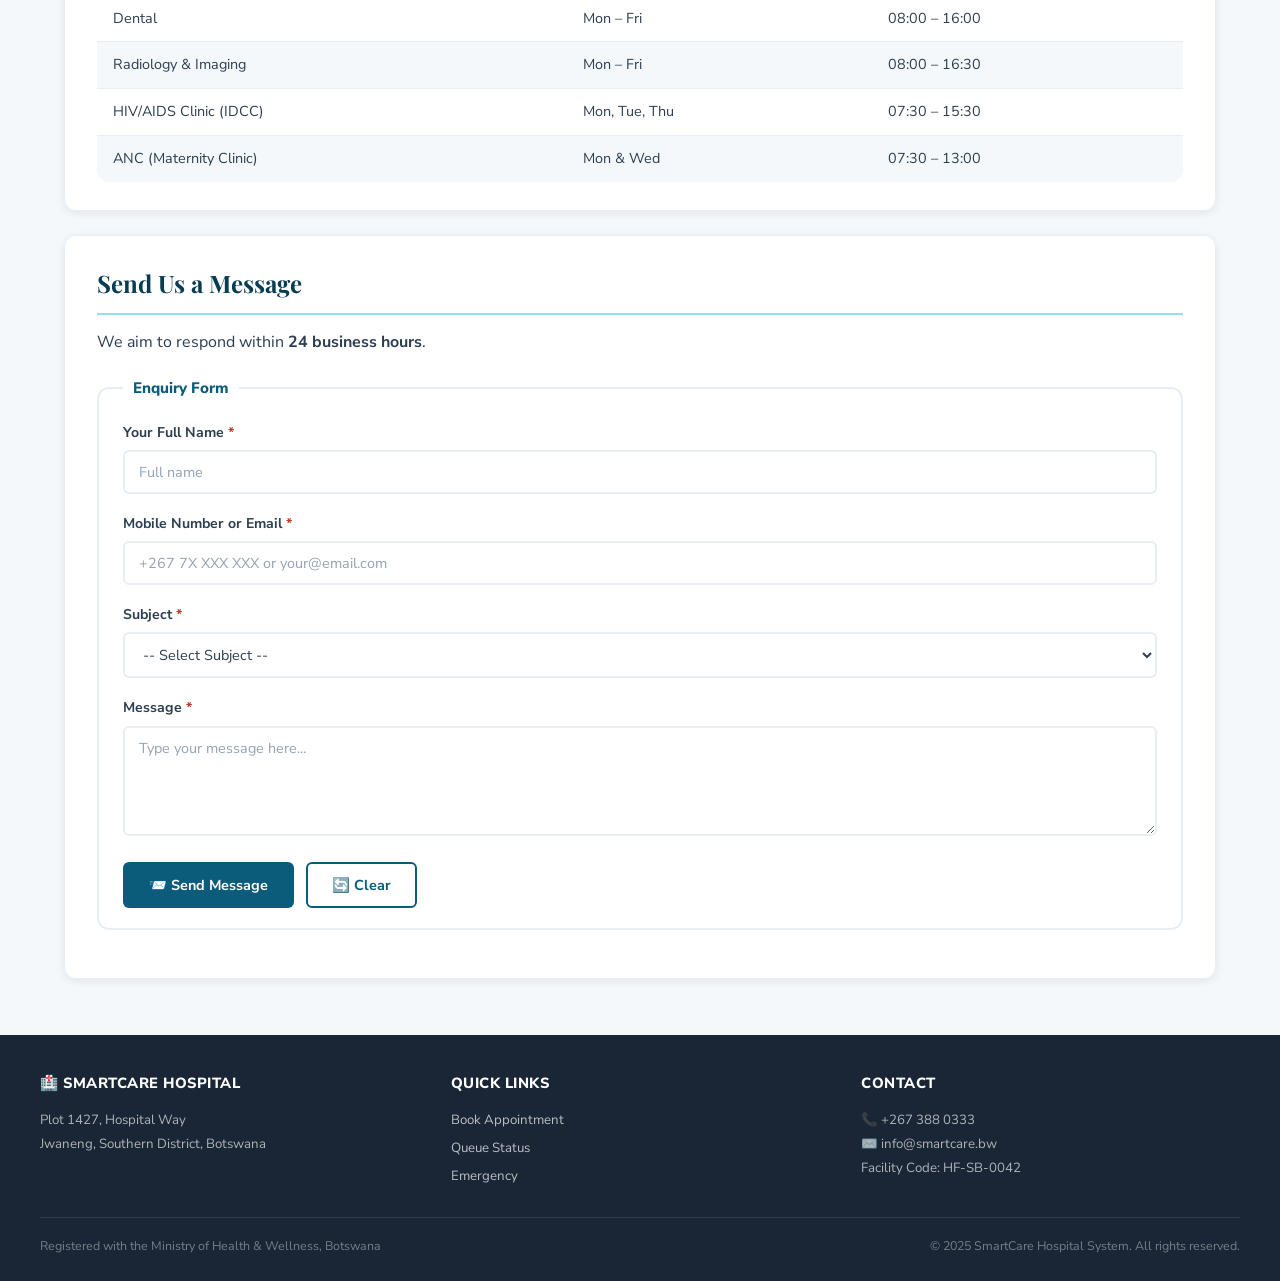
<file: contact.html>
<!DOCTYPE html>
<html lang="en">
<head>
  <meta charset="UTF-8">
  <meta name="viewport" content="width=device-width, initial-scale=1.0">
  <title>Contact – SmartCare Hospital System</title>
  <link rel="stylesheet" href="styles.css">
</head>
<body>
  <header>
    <div class="header-inner">
      <div class="header-logo">🏥</div>
      <div class="header-text">
        <h1>SmartCare Hospital System</h1>
        <p><strong>Jwaneng, Southern District, Botswana</strong> &nbsp;|&nbsp; Serving Our Community Since 1982</p>
      </div>
      <div class="header-emergency">🚨 Emergency<br><strong>997</strong></div>
    </div>
  </header>
  <nav aria-label="Main navigation">
    <div class="nav-inner">
      <button class="nav-toggle" id="nav-toggle" aria-controls="nav-list" aria-expanded="false" aria-label="Toggle navigation"><span></span><span></span><span></span></button>
      <ul id="nav-list">
        <li><a href="index.html">Home</a></li>
        <li><a href="about.html">About</a></li>
        <li><a href="book.html">Book Appointment</a></li>
        <li><a href="queue.html">Queue Status</a></li>
        <li><a href="departments.html">Departments</a></li>
        <li><a href="account.html">My Account</a></li>
        <li><a href="emergency.html" class="nav-emergency">🚨 Emergency</a></li>
        <li><a href="contact.html">Contact</a></li>
      </ul>
    </div>
  </nav>
  <div class="page-wrapper">
    <section class="page-hero">
      <h2>📞 Contact Us</h2>
      <p>Reach our team by phone, email or via the enquiry form below. We respond within 24 business hours.</p>
    </section>
    <div class="content-full">
      <div class="card fade-in fade-in-1">
        <h2>Contact Directory</h2>
        <div class="table-wrap">
          <table>
            <caption>SmartCare Hospital – Department Contact Information</caption>
            <thead><tr><th>Department / Line</th><th>Phone Number</th><th>Email</th></tr></thead>
            <tbody>
              <tr><td>Main Reception</td><td><a href="tel:+26738800333">+267 388 0333</a></td><td><a href="mailto:info@smartcare.bw">info@smartcare.bw</a></td></tr>
              <tr><td>Casualty (24 hrs)</td><td><a href="tel:+26738800400">+267 388 0400</a></td><td><a href="mailto:casualty@smartcare.bw">casualty@smartcare.bw</a></td></tr>
              <tr><td>OPD Appointments</td><td><a href="tel:+26738800350">+267 388 0350</a></td><td><a href="mailto:appointments@smartcare.bw">appointments@smartcare.bw</a></td></tr>
              <tr><td>Pharmacy</td><td><a href="tel:+26738800360">+267 388 0360</a></td><td><a href="mailto:pharmacy@smartcare.bw">pharmacy@smartcare.bw</a></td></tr>
              <tr><td>Administration</td><td><a href="tel:+26738800222">+267 388 0222</a></td><td><a href="mailto:admin@smartcare.bw">admin@smartcare.bw</a></td></tr>
              <tr><td>Complaints &amp; Compliments</td><td><a href="tel:+26738800244">+267 388 0244</a></td><td><a href="mailto:feedback@smartcare.bw">feedback@smartcare.bw</a></td></tr>
            </tbody>
          </table>
        </div>
      </div>
      <div style="display:grid;grid-template-columns:1fr 1fr;gap:20px">
        <div class="card fade-in fade-in-2">
          <h3>Physical Address</h3>
          <address>
            <strong>SmartCare Hospital System</strong><br>
            Plot 1427, Hospital Way<br>
            Jwaneng, Southern District<br>
            P.O. Box 96, Jwaneng, Botswana<br><br>
            GPS: 24°36'12"S, 24°43'48"E<br>
            (Off the Jwaneng–Sekoma Road)
          </address>
        </div>
        <div class="card fade-in fade-in-3">
          <h3>How to Find Us</h3>
          <ul>
            <li><strong>From Gaborone:</strong> A2 road south-west to Jwaneng (~160 km).</li>
            <li><strong>From Kanye:</strong> Head west on the B2 road (~80 km).</li>
            <li><strong>From Sekoma:</strong> Head east on the Jwaneng–Sekoma road (~35 km).</li>
          </ul>
        </div>
      </div>
      <div class="card fade-in fade-in-2">
        <h2>Operating Hours</h2>
        <div class="table-wrap">
          <table>
            <caption>Department Operating Hours</caption>
            <thead><tr><th>Department</th><th>Days</th><th>Hours</th></tr></thead>
            <tbody>
              <tr><td>OPD (General Medicine)</td><td>Mon – Fri</td><td>07:30 – 16:30</td></tr>
              <tr><td>OPD (General Medicine)</td><td>Saturday</td><td>07:30 – 13:00</td></tr>
              <tr><td>Casualty &amp; Trauma</td><td>Every Day</td><td>24 Hours</td></tr>
              <tr><td>Pharmacy</td><td>Mon – Fri</td><td>08:00 – 18:00</td></tr>
              <tr><td>Dental</td><td>Mon – Fri</td><td>08:00 – 16:00</td></tr>
              <tr><td>Radiology &amp; Imaging</td><td>Mon – Fri</td><td>08:00 – 16:30</td></tr>
              <tr><td>HIV/AIDS Clinic (IDCC)</td><td>Mon, Tue, Thu</td><td>07:30 – 15:30</td></tr>
              <tr><td>ANC (Maternity Clinic)</td><td>Mon &amp; Wed</td><td>07:30 – 13:00</td></tr>
            </tbody>
          </table>
        </div>
      </div>
      <div class="card fade-in fade-in-3">
        <h2>Send Us a Message</h2>
        <p style="margin-bottom:20px">We aim to respond within <strong>24 business hours</strong>.</p>
        <form data-submit="toast-contact" novalidate>
          <fieldset>
            <legend>Enquiry Form</legend>
            <div class="form-group"><label for="name">Your Full Name <span style="color:var(--danger)">*</span></label><input type="text" id="name" name="name" placeholder="Full name" required></div>
            <div class="form-group"><label for="contact">Mobile Number or Email <span style="color:var(--danger)">*</span></label><input type="text" id="contact" name="contact" placeholder="+267 7X XXX XXX or your@email.com" required></div>
            <div class="form-group">
              <label for="subject">Subject <span style="color:var(--danger)">*</span></label>
              <select id="subject" name="subject" required>
                <option value="">-- Select Subject --</option>
                <option value="appointment">Appointment Enquiry</option>
                <option value="billing">Billing / Medical Aid</option>
                <option value="feedback">Feedback / Compliment</option>
                <option value="complaint">Complaint</option>
                <option value="other">General Enquiry</option>
              </select>
            </div>
            <div class="form-group"><label for="message">Message <span style="color:var(--danger)">*</span></label><textarea id="message" name="message" placeholder="Type your message here..." required></textarea></div>
            <div class="form-actions">
              <button type="submit" class="btn btn-primary">📨 Send Message</button>
              <button type="reset" class="btn btn-outline">🔄 Clear</button>
            </div>
          </fieldset>
        </form>
      </div>
    </div>
  </div>
  <div class="toast" id="toast-contact" role="status" aria-live="polite">✅ Your message has been sent! We will respond within 24 business hours.</div>
  <footer>
    <div class="footer-inner">
      <div class="footer-col"><h4>🏥 SmartCare Hospital</h4><p>Plot 1427, Hospital Way<br>Jwaneng, Southern District, Botswana</p></div>
      <div class="footer-col"><h4>Quick Links</h4><ul><li><a href="book.html">Book Appointment</a></li><li><a href="queue.html">Queue Status</a></li><li><a href="emergency.html">Emergency</a></li></ul></div>
      <div class="footer-col"><h4>Contact</h4><p>📞 +267 388 0333<br>✉️ info@smartcare.bw<br>Facility Code: HF-SB-0042</p></div>
    </div>
    <div class="footer-bottom">
      <span>Registered with the Ministry of Health &amp; Wellness, Botswana</span>
      <span>&copy; 2025 SmartCare Hospital System. All rights reserved.</span>
    </div>
  </footer>
  <script src="main.js"></script>
</body>
</html>
</file>
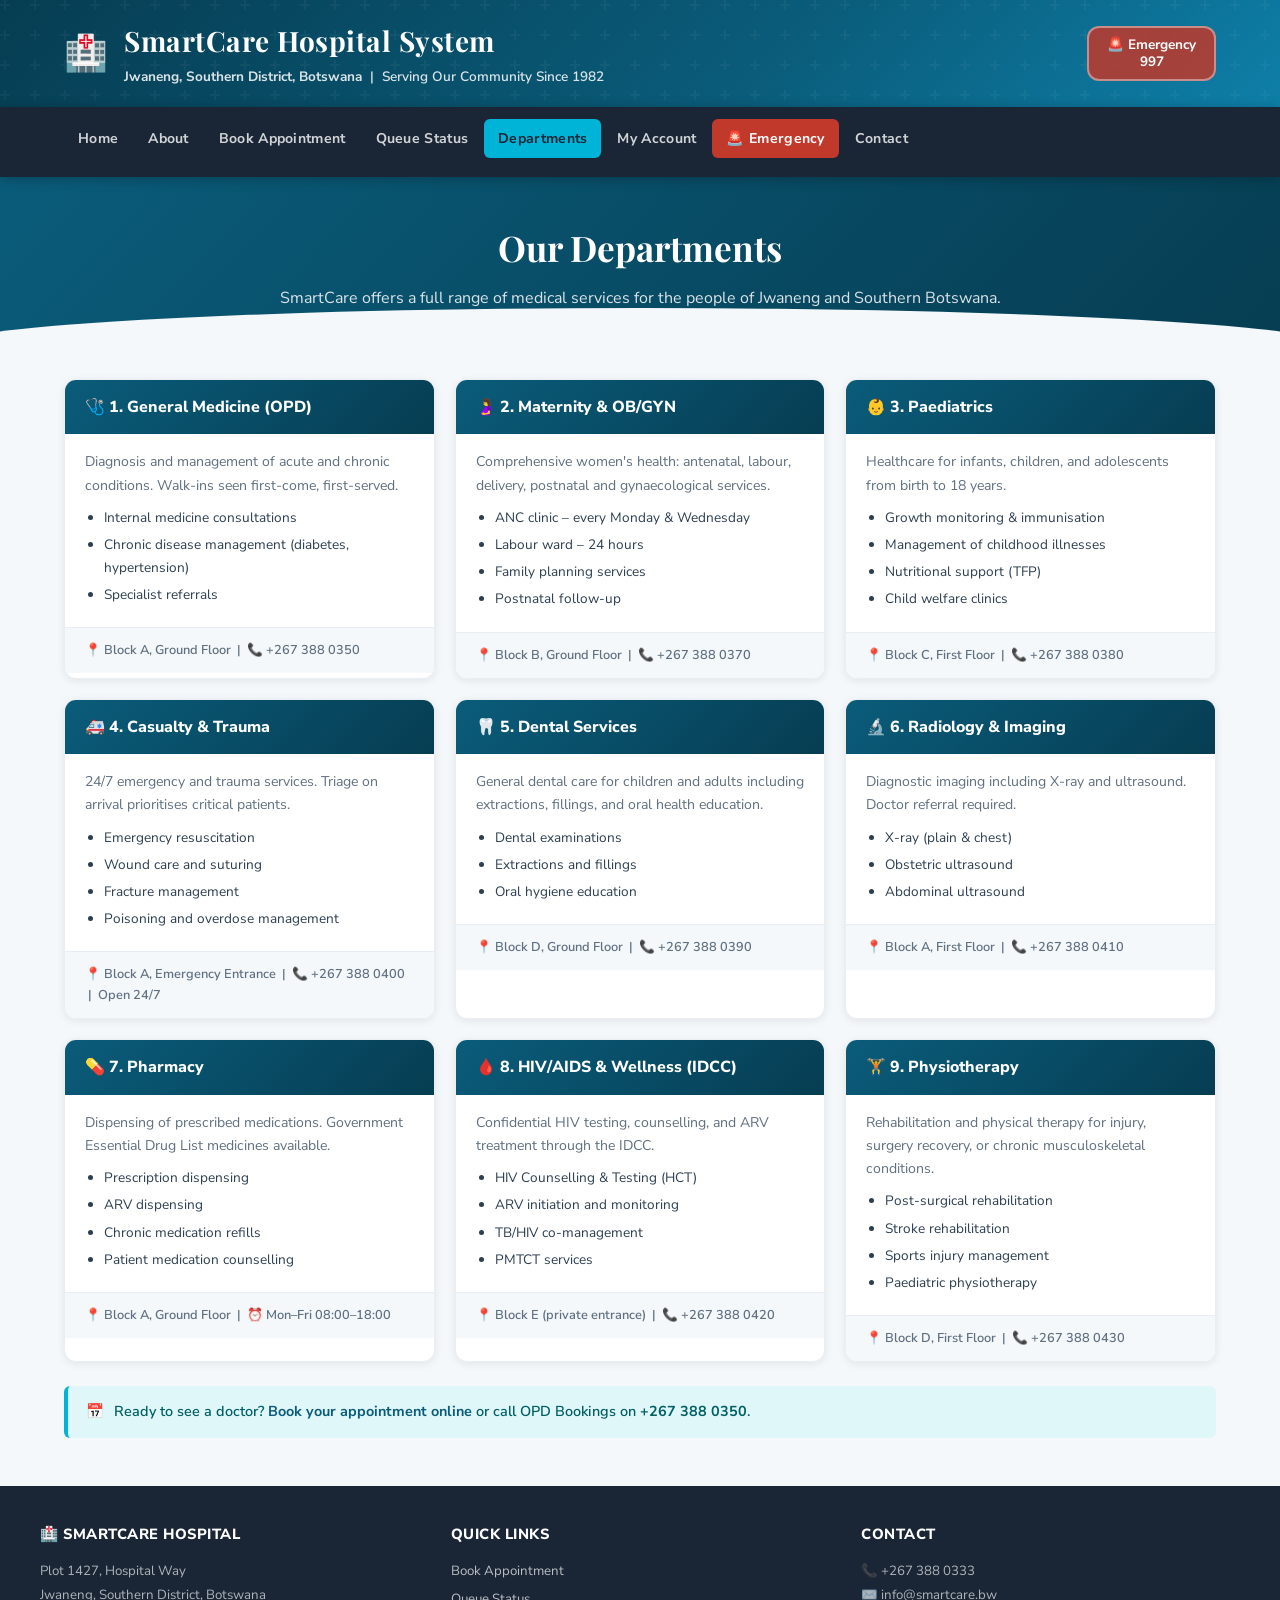
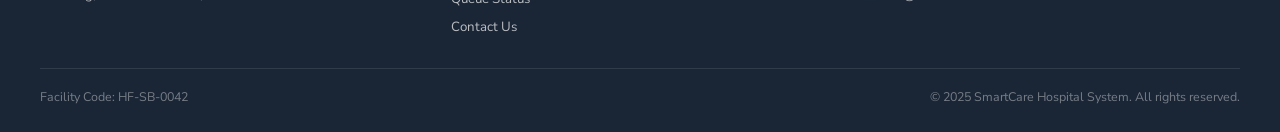
<file: departments.html>
<!DOCTYPE html>
<html lang="en">
<head>
  <meta charset="UTF-8">
  <meta name="viewport" content="width=device-width, initial-scale=1.0">
  <title>Departments – SmartCare Hospital System</title>
  <link rel="stylesheet" href="styles.css">
</head>
<body>
  <header>
    <div class="header-inner">
      <div class="header-logo">🏥</div>
      <div class="header-text">
        <h1>SmartCare Hospital System</h1>
        <p><strong>Jwaneng, Southern District, Botswana</strong> &nbsp;|&nbsp; Serving Our Community Since 1982</p>
      </div>
      <div class="header-emergency">🚨 Emergency<br><strong>997</strong></div>
    </div>
  </header>
  <nav aria-label="Main navigation">
    <div class="nav-inner">
      <button class="nav-toggle" id="nav-toggle" aria-controls="nav-list" aria-expanded="false" aria-label="Toggle navigation"><span></span><span></span><span></span></button>
      <ul id="nav-list">
        <li><a href="index.html">Home</a></li>
        <li><a href="about.html">About</a></li>
        <li><a href="book.html">Book Appointment</a></li>
        <li><a href="queue.html">Queue Status</a></li>
        <li><a href="departments.html">Departments</a></li>
        <li><a href="account.html">My Account</a></li>
        <li><a href="emergency.html" class="nav-emergency">🚨 Emergency</a></li>
        <li><a href="contact.html">Contact</a></li>
      </ul>
    </div>
  </nav>
  <div class="page-wrapper">
    <section class="page-hero">
      <h2>Our Departments</h2>
      <p>SmartCare offers a full range of medical services for the people of Jwaneng and Southern Botswana.</p>
    </section>
    <div class="content-full">
      <div class="dept-grid">
        <article class="dept-card fade-in fade-in-1">
          <div class="dept-card-header"><h3>🩺 1. General Medicine (OPD)</h3></div>
          <div class="dept-card-body"><p>Diagnosis and management of acute and chronic conditions. Walk-ins seen first-come, first-served.</p><ul><li>Internal medicine consultations</li><li>Chronic disease management (diabetes, hypertension)</li><li>Specialist referrals</li></ul></div>
          <div class="dept-card-footer">📍 Block A, Ground Floor &nbsp;|&nbsp; 📞 +267 388 0350</div>
        </article>
        <article class="dept-card fade-in fade-in-2">
          <div class="dept-card-header"><h3>🤰 2. Maternity &amp; OB/GYN</h3></div>
          <div class="dept-card-body"><p>Comprehensive women's health: antenatal, labour, delivery, postnatal and gynaecological services.</p><ul><li>ANC clinic – every Monday &amp; Wednesday</li><li>Labour ward – 24 hours</li><li>Family planning services</li><li>Postnatal follow-up</li></ul></div>
          <div class="dept-card-footer">📍 Block B, Ground Floor &nbsp;|&nbsp; 📞 +267 388 0370</div>
        </article>
        <article class="dept-card fade-in fade-in-3">
          <div class="dept-card-header"><h3>👶 3. Paediatrics</h3></div>
          <div class="dept-card-body"><p>Healthcare for infants, children, and adolescents from birth to 18 years.</p><ul><li>Growth monitoring &amp; immunisation</li><li>Management of childhood illnesses</li><li>Nutritional support (TFP)</li><li>Child welfare clinics</li></ul></div>
          <div class="dept-card-footer">📍 Block C, First Floor &nbsp;|&nbsp; 📞 +267 388 0380</div>
        </article>
        <article class="dept-card fade-in fade-in-1">
          <div class="dept-card-header"><h3>🚑 4. Casualty &amp; Trauma</h3></div>
          <div class="dept-card-body"><p>24/7 emergency and trauma services. Triage on arrival prioritises critical patients.</p><ul><li>Emergency resuscitation</li><li>Wound care and suturing</li><li>Fracture management</li><li>Poisoning and overdose management</li></ul></div>
          <div class="dept-card-footer">📍 Block A, Emergency Entrance &nbsp;|&nbsp; 📞 +267 388 0400 &nbsp;|&nbsp; Open 24/7</div>
        </article>
        <article class="dept-card fade-in fade-in-2">
          <div class="dept-card-header"><h3>🦷 5. Dental Services</h3></div>
          <div class="dept-card-body"><p>General dental care for children and adults including extractions, fillings, and oral health education.</p><ul><li>Dental examinations</li><li>Extractions and fillings</li><li>Oral hygiene education</li></ul></div>
          <div class="dept-card-footer">📍 Block D, Ground Floor &nbsp;|&nbsp; 📞 +267 388 0390</div>
        </article>
        <article class="dept-card fade-in fade-in-3">
          <div class="dept-card-header"><h3>🔬 6. Radiology &amp; Imaging</h3></div>
          <div class="dept-card-body"><p>Diagnostic imaging including X-ray and ultrasound. Doctor referral required.</p><ul><li>X-ray (plain &amp; chest)</li><li>Obstetric ultrasound</li><li>Abdominal ultrasound</li></ul></div>
          <div class="dept-card-footer">📍 Block A, First Floor &nbsp;|&nbsp; 📞 +267 388 0410</div>
        </article>
        <article class="dept-card fade-in fade-in-1">
          <div class="dept-card-header"><h3>💊 7. Pharmacy</h3></div>
          <div class="dept-card-body"><p>Dispensing of prescribed medications. Government Essential Drug List medicines available.</p><ul><li>Prescription dispensing</li><li>ARV dispensing</li><li>Chronic medication refills</li><li>Patient medication counselling</li></ul></div>
          <div class="dept-card-footer">📍 Block A, Ground Floor &nbsp;|&nbsp; ⏰ Mon–Fri 08:00–18:00</div>
        </article>
        <article class="dept-card fade-in fade-in-2">
          <div class="dept-card-header"><h3>🩸 8. HIV/AIDS &amp; Wellness (IDCC)</h3></div>
          <div class="dept-card-body"><p>Confidential HIV testing, counselling, and ARV treatment through the IDCC.</p><ul><li>HIV Counselling &amp; Testing (HCT)</li><li>ARV initiation and monitoring</li><li>TB/HIV co-management</li><li>PMTCT services</li></ul></div>
          <div class="dept-card-footer">📍 Block E (private entrance) &nbsp;|&nbsp; 📞 +267 388 0420</div>
        </article>
        <article class="dept-card fade-in fade-in-3">
          <div class="dept-card-header"><h3>🏋️ 9. Physiotherapy</h3></div>
          <div class="dept-card-body"><p>Rehabilitation and physical therapy for injury, surgery recovery, or chronic musculoskeletal conditions.</p><ul><li>Post-surgical rehabilitation</li><li>Stroke rehabilitation</li><li>Sports injury management</li><li>Paediatric physiotherapy</li></ul></div>
          <div class="dept-card-footer">📍 Block D, First Floor &nbsp;|&nbsp; 📞 +267 388 0430</div>
        </article>
      </div>
      <div class="alert alert-info" style="margin-top:24px">
        <span>📅</span>
        <div>Ready to see a doctor? <a href="book.html" style="font-weight:700">Book your appointment online</a> or call OPD Bookings on <strong>+267 388 0350</strong>.</div>
      </div>
    </div>
  </div>
  <footer>
    <div class="footer-inner">
      <div class="footer-col"><h4>🏥 SmartCare Hospital</h4><p>Plot 1427, Hospital Way<br>Jwaneng, Southern District, Botswana</p></div>
      <div class="footer-col"><h4>Quick Links</h4><ul><li><a href="book.html">Book Appointment</a></li><li><a href="queue.html">Queue Status</a></li><li><a href="contact.html">Contact Us</a></li></ul></div>
      <div class="footer-col"><h4>Contact</h4><p>📞 +267 388 0333<br>✉️ info@smartcare.bw</p></div>
    </div>
    <div class="footer-bottom">
      <span>Facility Code: HF-SB-0042</span>
      <span>&copy; 2025 SmartCare Hospital System. All rights reserved.</span>
    </div>
  </footer>
  <script src="main.js"></script>
</body>
</html>
</file>
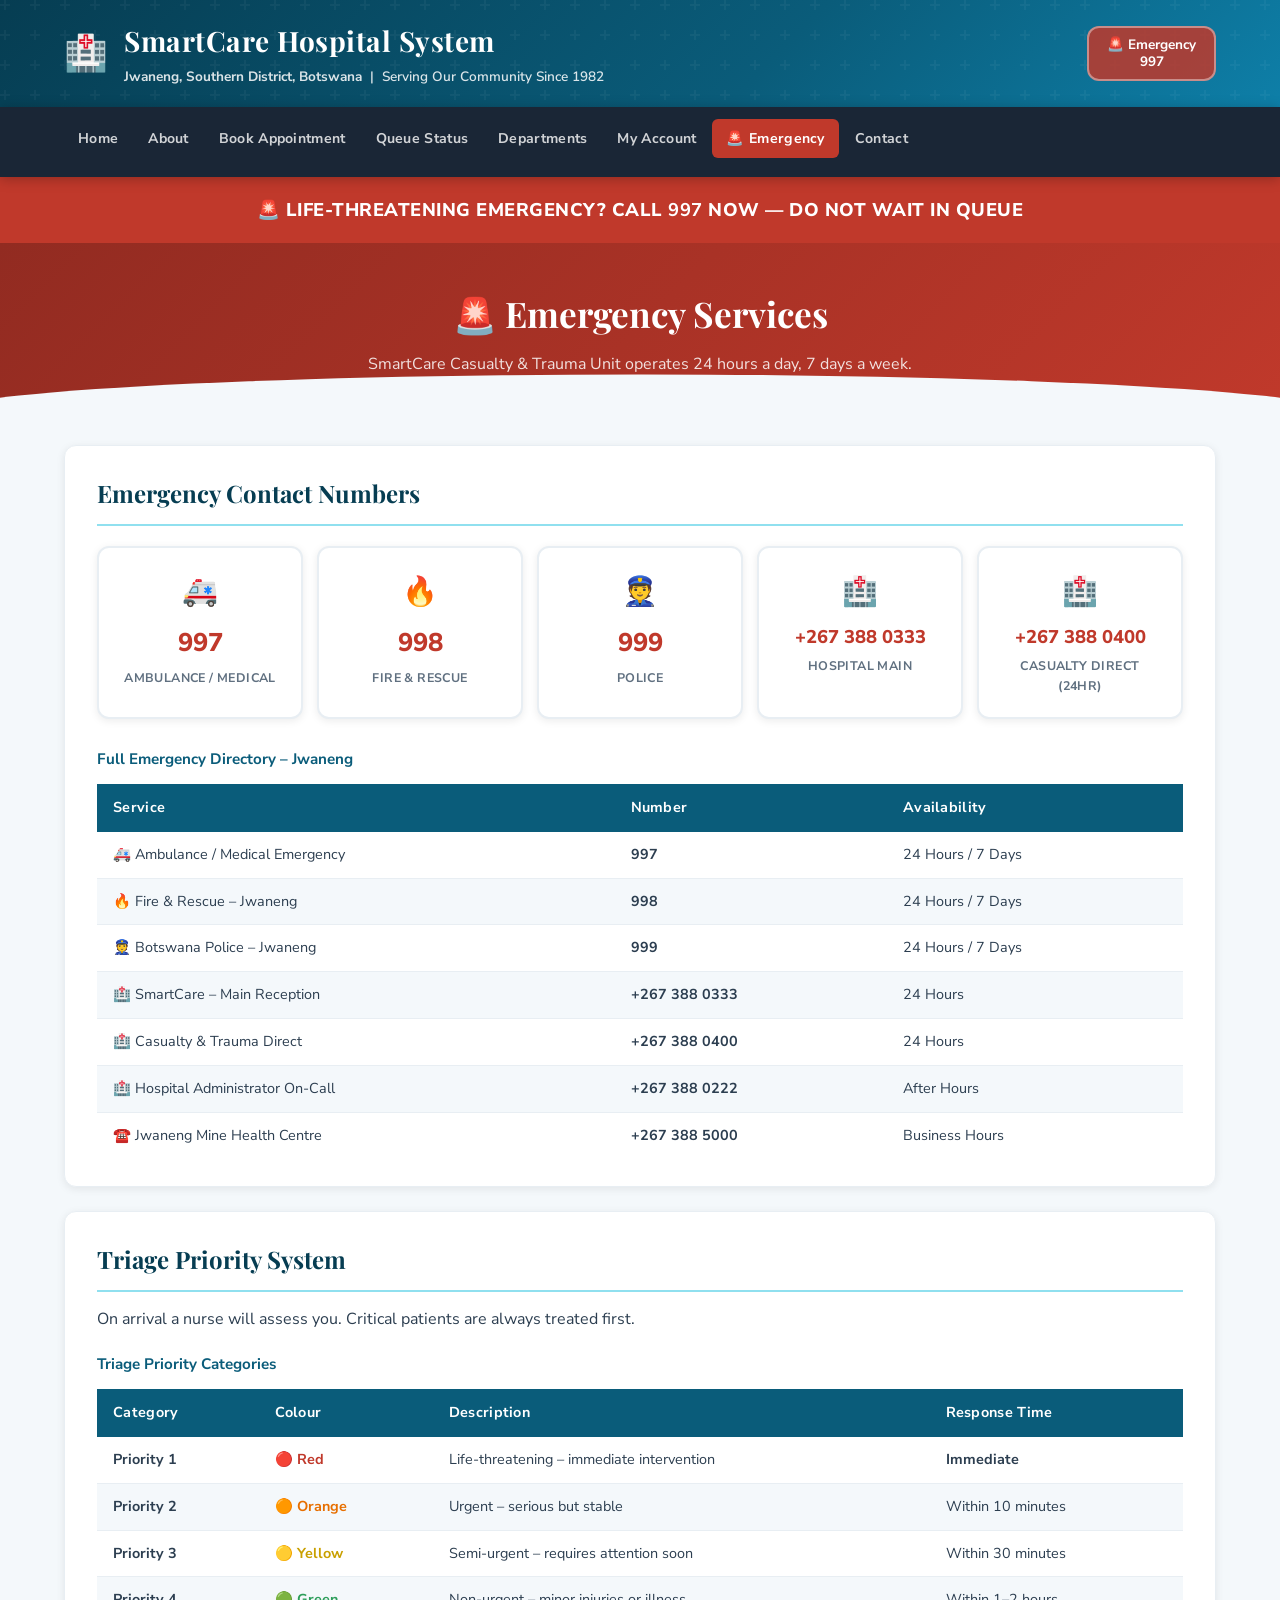
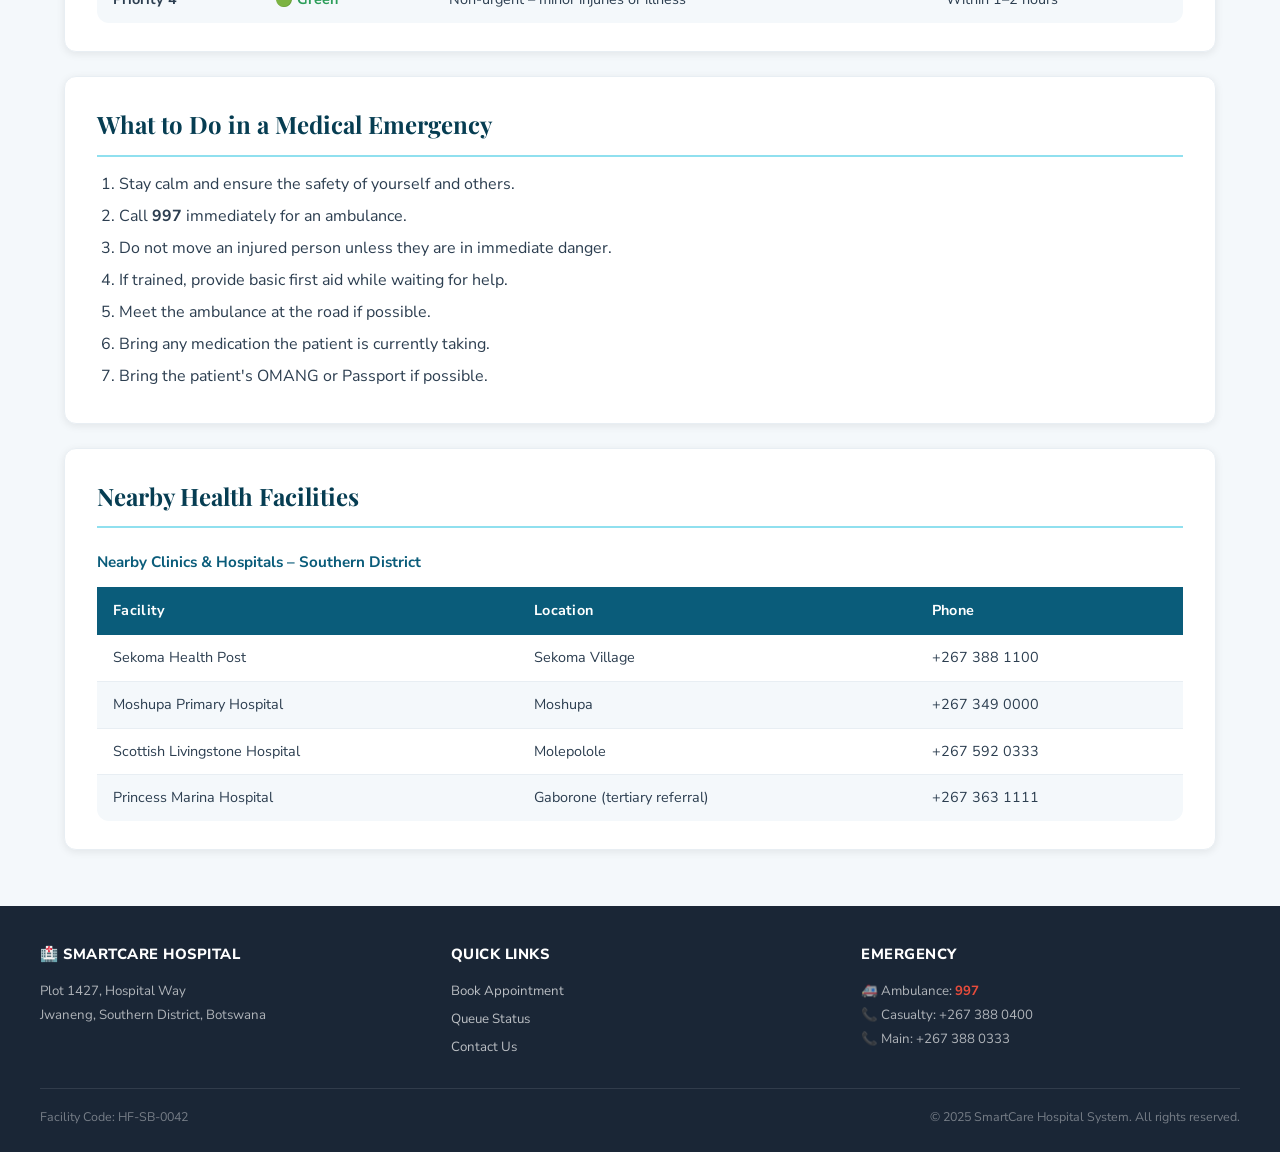
<file: emergency.html>
<!DOCTYPE html>
<html lang="en">
<head>
  <meta charset="UTF-8">
  <meta name="viewport" content="width=device-width, initial-scale=1.0">
  <title>Emergency Services – SmartCare Hospital System</title>
  <link rel="stylesheet" href="styles.css">
</head>
<body>
  <header>
    <div class="header-inner">
      <div class="header-logo">🏥</div>
      <div class="header-text">
        <h1>SmartCare Hospital System</h1>
        <p><strong>Jwaneng, Southern District, Botswana</strong> &nbsp;|&nbsp; Serving Our Community Since 1982</p>
      </div>
      <div class="header-emergency">🚨 Emergency<br><strong>997</strong></div>
    </div>
  </header>
  <nav aria-label="Main navigation">
    <div class="nav-inner">
      <button class="nav-toggle" id="nav-toggle" aria-controls="nav-list" aria-expanded="false" aria-label="Toggle navigation"><span></span><span></span><span></span></button>
      <ul id="nav-list">
        <li><a href="index.html">Home</a></li>
        <li><a href="about.html">About</a></li>
        <li><a href="book.html">Book Appointment</a></li>
        <li><a href="queue.html">Queue Status</a></li>
        <li><a href="departments.html">Departments</a></li>
        <li><a href="account.html">My Account</a></li>
        <li><a href="emergency.html" class="nav-emergency">🚨 Emergency</a></li>
        <li><a href="contact.html">Contact</a></li>
      </ul>
    </div>
  </nav>
  <div class="page-wrapper">
    <div class="emergency-banner" role="alert">🚨 LIFE-THREATENING EMERGENCY? CALL <strong>997</strong> NOW — DO NOT WAIT IN QUEUE</div>
    <section class="page-hero" style="background:linear-gradient(135deg,#922b21,#c0392b)">
      <h2>🚨 Emergency Services</h2>
      <p>SmartCare Casualty &amp; Trauma Unit operates 24 hours a day, 7 days a week.</p>
    </section>
    <div class="content-full">
      <div class="card fade-in fade-in-1">
        <h2>Emergency Contact Numbers</h2>
        <div class="emergency-numbers">
          <div class="emg-number-card"><div class="emg-icon">🚑</div><div class="emg-num">997</div><div class="emg-label">Ambulance / Medical</div></div>
          <div class="emg-number-card"><div class="emg-icon">🔥</div><div class="emg-num">998</div><div class="emg-label">Fire &amp; Rescue</div></div>
          <div class="emg-number-card"><div class="emg-icon">👮</div><div class="emg-num">999</div><div class="emg-label">Police</div></div>
          <div class="emg-number-card"><div class="emg-icon">🏥</div><div class="emg-num" style="font-size:1.15rem">+267 388 0333</div><div class="emg-label">Hospital Main</div></div>
          <div class="emg-number-card"><div class="emg-icon">🏥</div><div class="emg-num" style="font-size:1.15rem">+267 388 0400</div><div class="emg-label">Casualty Direct (24hr)</div></div>
        </div>
        <div class="table-wrap" style="margin-top:20px">
          <table>
            <caption>Full Emergency Directory – Jwaneng</caption>
            <thead><tr><th>Service</th><th>Number</th><th>Availability</th></tr></thead>
            <tbody>
              <tr><td>🚑 Ambulance / Medical Emergency</td><td><strong>997</strong></td><td>24 Hours / 7 Days</td></tr>
              <tr><td>🔥 Fire &amp; Rescue – Jwaneng</td><td><strong>998</strong></td><td>24 Hours / 7 Days</td></tr>
              <tr><td>👮 Botswana Police – Jwaneng</td><td><strong>999</strong></td><td>24 Hours / 7 Days</td></tr>
              <tr><td>🏥 SmartCare – Main Reception</td><td><strong>+267 388 0333</strong></td><td>24 Hours</td></tr>
              <tr><td>🏥 Casualty &amp; Trauma Direct</td><td><strong>+267 388 0400</strong></td><td>24 Hours</td></tr>
              <tr><td>🏥 Hospital Administrator On-Call</td><td><strong>+267 388 0222</strong></td><td>After Hours</td></tr>
              <tr><td>☎️ Jwaneng Mine Health Centre</td><td><strong>+267 388 5000</strong></td><td>Business Hours</td></tr>
            </tbody>
          </table>
        </div>
      </div>
      <div class="card fade-in fade-in-2">
        <h2>Triage Priority System</h2>
        <p>On arrival a nurse will assess you. Critical patients are always treated first.</p>
        <div class="table-wrap">
          <table>
            <caption>Triage Priority Categories</caption>
            <thead><tr><th>Category</th><th>Colour</th><th>Description</th><th>Response Time</th></tr></thead>
            <tbody>
              <tr><td><strong>Priority 1</strong></td><td class="triage-red">🔴 Red</td><td>Life-threatening – immediate intervention</td><td><strong>Immediate</strong></td></tr>
              <tr><td><strong>Priority 2</strong></td><td class="triage-orange">🟠 Orange</td><td>Urgent – serious but stable</td><td>Within 10 minutes</td></tr>
              <tr><td><strong>Priority 3</strong></td><td class="triage-yellow">🟡 Yellow</td><td>Semi-urgent – requires attention soon</td><td>Within 30 minutes</td></tr>
              <tr><td><strong>Priority 4</strong></td><td class="triage-green">🟢 Green</td><td>Non-urgent – minor injuries or illness</td><td>Within 1–2 hours</td></tr>
            </tbody>
          </table>
        </div>
      </div>
      <div class="card fade-in fade-in-3">
        <h2>What to Do in a Medical Emergency</h2>
        <ol>
          <li>Stay calm and ensure the safety of yourself and others.</li>
          <li>Call <strong>997</strong> immediately for an ambulance.</li>
          <li>Do not move an injured person unless they are in immediate danger.</li>
          <li>If trained, provide basic first aid while waiting for help.</li>
          <li>Meet the ambulance at the road if possible.</li>
          <li>Bring any medication the patient is currently taking.</li>
          <li>Bring the patient's OMANG or Passport if possible.</li>
        </ol>
      </div>
      <div class="card fade-in fade-in-4">
        <h2>Nearby Health Facilities</h2>
        <div class="table-wrap">
          <table>
            <caption>Nearby Clinics &amp; Hospitals – Southern District</caption>
            <thead><tr><th>Facility</th><th>Location</th><th>Phone</th></tr></thead>
            <tbody>
              <tr><td>Sekoma Health Post</td><td>Sekoma Village</td><td>+267 388 1100</td></tr>
              <tr><td>Moshupa Primary Hospital</td><td>Moshupa</td><td>+267 349 0000</td></tr>
              <tr><td>Scottish Livingstone Hospital</td><td>Molepolole</td><td>+267 592 0333</td></tr>
              <tr><td>Princess Marina Hospital</td><td>Gaborone (tertiary referral)</td><td>+267 363 1111</td></tr>
            </tbody>
          </table>
        </div>
      </div>
    </div>
  </div>
  <footer>
    <div class="footer-inner">
      <div class="footer-col"><h4>🏥 SmartCare Hospital</h4><p>Plot 1427, Hospital Way<br>Jwaneng, Southern District, Botswana</p></div>
      <div class="footer-col"><h4>Quick Links</h4><ul><li><a href="book.html">Book Appointment</a></li><li><a href="queue.html">Queue Status</a></li><li><a href="contact.html">Contact Us</a></li></ul></div>
      <div class="footer-col"><h4>Emergency</h4><p>🚑 Ambulance: <strong style="color:#e74c3c">997</strong><br>📞 Casualty: +267 388 0400<br>📞 Main: +267 388 0333</p></div>
    </div>
    <div class="footer-bottom">
      <span>Facility Code: HF-SB-0042</span>
      <span>&copy; 2025 SmartCare Hospital System. All rights reserved.</span>
    </div>
  </footer>
  <script src="main.js"></script>
</body>
</html>
</file>
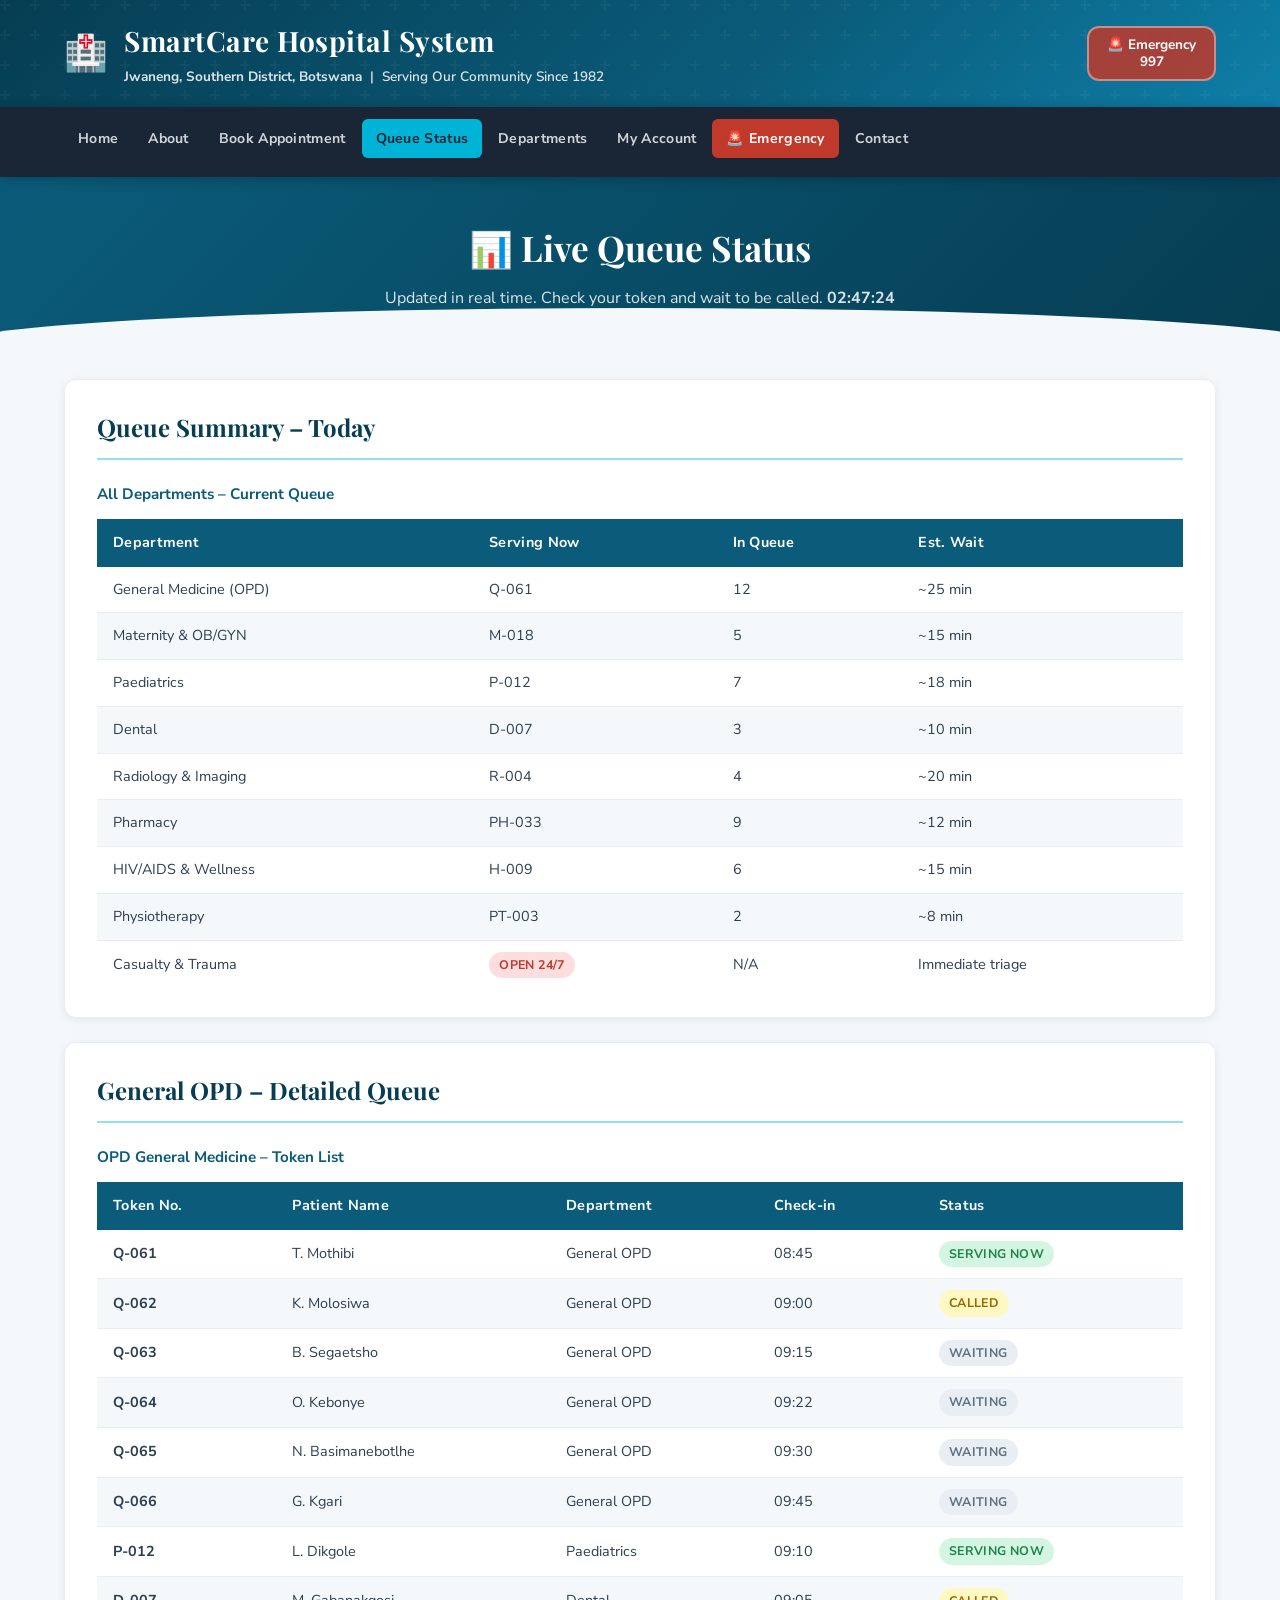
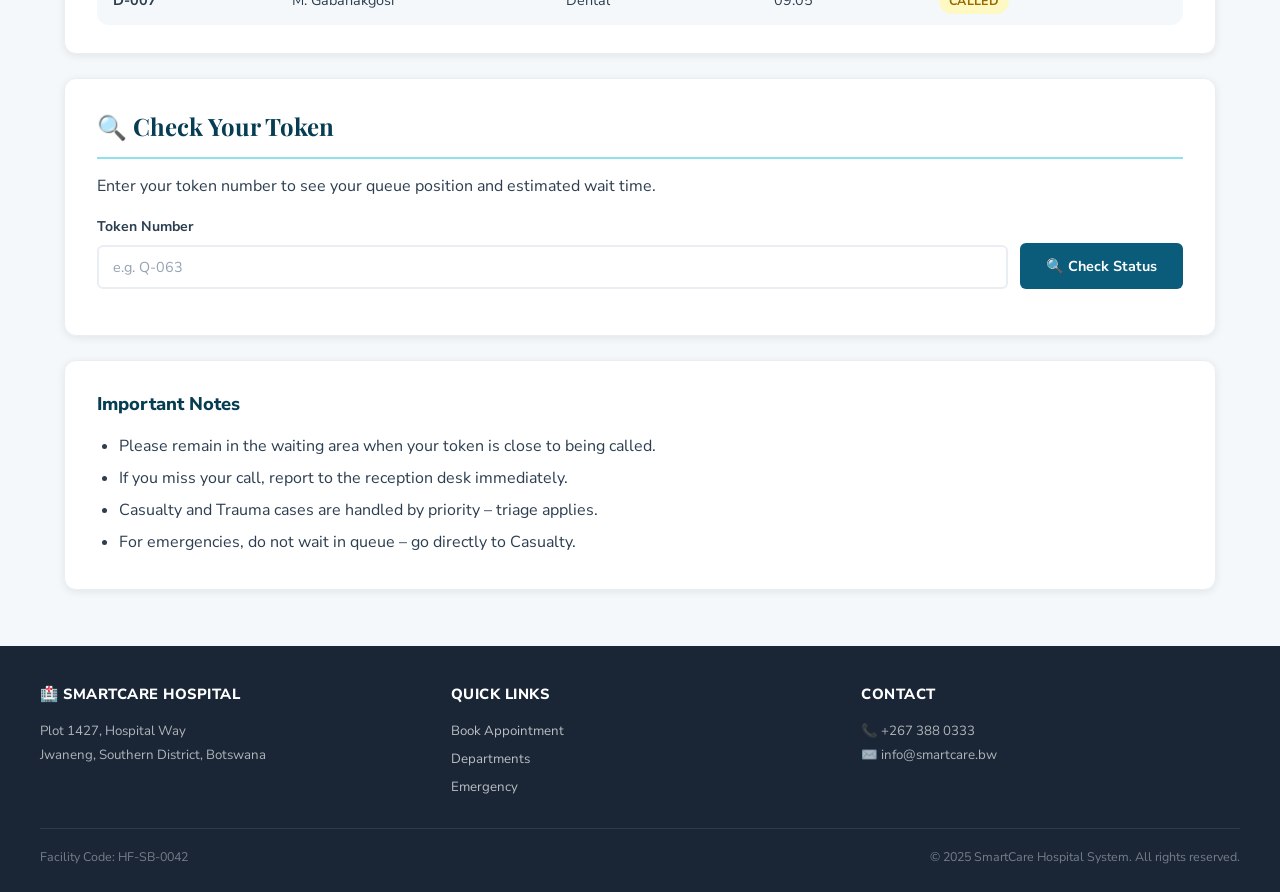
<file: queue.html>
<!DOCTYPE html>
<html lang="en">
<head>
  <meta charset="UTF-8">
  <meta name="viewport" content="width=device-width, initial-scale=1.0">
  <title>Queue Status – SmartCare Hospital System</title>
  <link rel="stylesheet" href="styles.css">
</head>
<body>
  <header>
    <div class="header-inner">
      <div class="header-logo">🏥</div>
      <div class="header-text">
        <h1>SmartCare Hospital System</h1>
        <p><strong>Jwaneng, Southern District, Botswana</strong> &nbsp;|&nbsp; Serving Our Community Since 1982</p>
      </div>
      <div class="header-emergency">🚨 Emergency<br><strong>997</strong></div>
    </div>
  </header>
  <nav aria-label="Main navigation">
    <div class="nav-inner">
      <button class="nav-toggle" id="nav-toggle" aria-controls="nav-list" aria-expanded="false" aria-label="Toggle navigation"><span></span><span></span><span></span></button>
      <ul id="nav-list">
        <li><a href="index.html">Home</a></li>
        <li><a href="about.html">About</a></li>
        <li><a href="book.html">Book Appointment</a></li>
        <li><a href="queue.html">Queue Status</a></li>
        <li><a href="departments.html">Departments</a></li>
        <li><a href="account.html">My Account</a></li>
        <li><a href="emergency.html" class="nav-emergency">🚨 Emergency</a></li>
        <li><a href="contact.html">Contact</a></li>
      </ul>
    </div>
  </nav>
  <div class="page-wrapper">
    <section class="page-hero">
      <h2>📊 Live Queue Status</h2>
      <p>Updated in real time. Check your token and wait to be called. <span id="live-clock" style="font-weight:700"></span></p>
    </section>
    <div class="content-full">
      <div class="card fade-in fade-in-1">
        <h2>Queue Summary – Today</h2>
        <div class="table-wrap">
          <table>
            <caption>All Departments – Current Queue</caption>
            <thead><tr><th>Department</th><th>Serving Now</th><th>In Queue</th><th>Est. Wait</th></tr></thead>
            <tbody>
              <tr><td>General Medicine (OPD)</td><td>Q-061</td><td>12</td><td>~25 min</td></tr>
              <tr><td>Maternity &amp; OB/GYN</td><td>M-018</td><td>5</td><td>~15 min</td></tr>
              <tr><td>Paediatrics</td><td>P-012</td><td>7</td><td>~18 min</td></tr>
              <tr><td>Dental</td><td>D-007</td><td>3</td><td>~10 min</td></tr>
              <tr><td>Radiology &amp; Imaging</td><td>R-004</td><td>4</td><td>~20 min</td></tr>
              <tr><td>Pharmacy</td><td>PH-033</td><td>9</td><td>~12 min</td></tr>
              <tr><td>HIV/AIDS &amp; Wellness</td><td>H-009</td><td>6</td><td>~15 min</td></tr>
              <tr><td>Physiotherapy</td><td>PT-003</td><td>2</td><td>~8 min</td></tr>
              <tr><td>Casualty &amp; Trauma</td><td><span class="status status-open">OPEN 24/7</span></td><td>N/A</td><td>Immediate triage</td></tr>
            </tbody>
          </table>
        </div>
      </div>
      <div class="card fade-in fade-in-2">
        <h2>General OPD – Detailed Queue</h2>
        <div class="table-wrap">
          <table>
            <caption>OPD General Medicine – Token List</caption>
            <thead><tr><th>Token No.</th><th>Patient Name</th><th>Department</th><th>Check-in</th><th>Status</th></tr></thead>
            <tbody>
              <tr><td><strong>Q-061</strong></td><td>T. Mothibi</td><td>General OPD</td><td>08:45</td><td><span class="status status-serving">Serving Now</span></td></tr>
              <tr><td><strong>Q-062</strong></td><td>K. Molosiwa</td><td>General OPD</td><td>09:00</td><td><span class="status status-called">Called</span></td></tr>
              <tr><td><strong>Q-063</strong></td><td>B. Segaetsho</td><td>General OPD</td><td>09:15</td><td><span class="status status-waiting">Waiting</span></td></tr>
              <tr><td><strong>Q-064</strong></td><td>O. Kebonye</td><td>General OPD</td><td>09:22</td><td><span class="status status-waiting">Waiting</span></td></tr>
              <tr><td><strong>Q-065</strong></td><td>N. Basimanebotlhe</td><td>General OPD</td><td>09:30</td><td><span class="status status-waiting">Waiting</span></td></tr>
              <tr><td><strong>Q-066</strong></td><td>G. Kgari</td><td>General OPD</td><td>09:45</td><td><span class="status status-waiting">Waiting</span></td></tr>
              <tr><td><strong>P-012</strong></td><td>L. Dikgole</td><td>Paediatrics</td><td>09:10</td><td><span class="status status-serving">Serving Now</span></td></tr>
              <tr><td><strong>D-007</strong></td><td>M. Gabanakgosi</td><td>Dental</td><td>09:05</td><td><span class="status status-called">Called</span></td></tr>
            </tbody>
          </table>
        </div>
      </div>
      <div class="card fade-in fade-in-3">
        <h2>🔍 Check Your Token</h2>
        <p style="margin-bottom:16px">Enter your token number to see your queue position and estimated wait time.</p>
        <form id="token-form" novalidate>
          <div class="form-group" style="display:flex;gap:12px;flex-wrap:wrap;align-items:flex-end">
            <div style="flex:1;min-width:200px">
              <label for="token-input">Token Number</label>
              <input type="text" id="token-input" name="token" placeholder="e.g. Q-063" required>
            </div>
            <button type="submit" class="btn btn-primary">🔍 Check Status</button>
          </div>
        </form>
        <div class="token-result" id="token-result" role="status" aria-live="polite"></div>
      </div>
      <div class="card fade-in fade-in-4">
        <h3>Important Notes</h3>
        <ul>
          <li>Please remain in the waiting area when your token is close to being called.</li>
          <li>If you miss your call, report to the reception desk immediately.</li>
          <li>Casualty and Trauma cases are handled by priority – triage applies.</li>
          <li>For emergencies, do not wait in queue – go directly to Casualty.</li>
        </ul>
      </div>
    </div>
  </div>
  <footer>
    <div class="footer-inner">
      <div class="footer-col"><h4>🏥 SmartCare Hospital</h4><p>Plot 1427, Hospital Way<br>Jwaneng, Southern District, Botswana</p></div>
      <div class="footer-col"><h4>Quick Links</h4><ul><li><a href="book.html">Book Appointment</a></li><li><a href="departments.html">Departments</a></li><li><a href="emergency.html">Emergency</a></li></ul></div>
      <div class="footer-col"><h4>Contact</h4><p>📞 +267 388 0333<br>✉️ info@smartcare.bw</p></div>
    </div>
    <div class="footer-bottom">
      <span>Facility Code: HF-SB-0042</span>
      <span>&copy; 2025 SmartCare Hospital System. All rights reserved.</span>
    </div>
  </footer>
  <script src="main.js"></script>
</body>
</html>
</file>
<file: styles.css>
/* ============================================================
   SmartCare Hospital System – Main Stylesheet
   CSS3 | Responsive | Accessible
   ============================================================ */

@import url('https://fonts.googleapis.com/css2?family=Nunito+Sans:wght@400;600;700;800&family=Playfair+Display:wght@700&display=swap');

:root {
  --primary:      #0a5c7a;
  --primary-dark: #063d52;
  --accent:       #00b4d8;
  --accent-light: #90e0ef;
  --success:      #2d9e5a;
  --warning:      #e76f00;
  --danger:       #c0392b;
  --white:        #ffffff;
  --off-white:    #f4f8fb;
  --light-grey:   #e8eef3;
  --mid-grey:     #94a3b2;
  --dark:         #1a2636;
  --text:         #2c3e50;
  --text-muted:   #607080;

  --font-head:  'Playfair Display', Georgia, serif;
  --font-body:  'Nunito Sans', 'Segoe UI', sans-serif;

  --radius-sm:  6px;
  --radius:     12px;
  --radius-lg:  20px;
  --shadow-sm:  0 2px 8px rgba(0,0,0,.08);
  --shadow:     0 4px 20px rgba(0,0,0,.12);
  --shadow-lg:  0 8px 40px rgba(0,0,0,.16);

  --transition: .25s ease;
  --nav-h:      70px;
}

*, *::before, *::after { box-sizing: border-box; margin: 0; padding: 0; }
html { scroll-behavior: smooth; font-size: 16px; }
body {
  font-family: var(--font-body);
  color: var(--text);
  background: var(--off-white);
  line-height: 1.65;
  min-height: 100vh;
  display: flex;
  flex-direction: column;
}
img { max-width: 100%; display: block; }
a { color: var(--primary); text-decoration: none; transition: color var(--transition); }
a:hover { color: var(--accent); }
ul, ol { padding-left: 1.4em; }
li { margin-bottom: .35em; }

/* HEADER */
header {
  background: linear-gradient(135deg, var(--primary-dark) 0%, var(--primary) 60%, #0e7fa8 100%);
  color: var(--white);
  padding: 18px 0;
  position: relative;
  overflow: hidden;
}
header::before {
  content: '';
  position: absolute;
  inset: 0;
  background: url("data:image/svg+xml,%3Csvg width='60' height='60' viewBox='0 0 60 60' xmlns='http://www.w3.org/2000/svg'%3E%3Cg fill='none' fill-rule='evenodd'%3E%3Cg fill='%23ffffff' fill-opacity='0.04'%3E%3Cpath d='M36 34v-4h-2v4h-4v2h4v4h2v-4h4v-2h-4zm0-30V0h-2v4h-4v2h4v4h2V6h4V4h-4zM6 34v-4H4v4H0v2h4v4h2v-4h4v-2H6zM6 4V0H4v4H0v2h4v4h2V6h4V4H6z'/%3E%3C/g%3E%3C/g%3E%3C/svg%3E");
}
.header-inner {
  max-width: 1200px;
  margin: 0 auto;
  padding: 0 24px;
  display: flex;
  align-items: center;
  gap: 16px;
  position: relative;
}
.header-logo { font-size: 2.2rem; line-height: 1; }
.header-text h1 {
  font-family: var(--font-head);
  font-size: clamp(1.2rem, 3vw, 1.75rem);
  letter-spacing: .5px;
  margin-bottom: 2px;
}
.header-text p { font-size: .85rem; opacity: .85; font-weight: 600; }
.header-emergency {
  margin-left: auto;
  background: rgba(192,57,43,.85);
  border: 2px solid rgba(255,255,255,.4);
  border-radius: var(--radius);
  padding: 8px 18px;
  text-align: center;
  color: var(--white);
  font-weight: 700;
  font-size: .85rem;
  line-height: 1.3;
  animation: pulse-red 2s infinite;
}
@keyframes pulse-red {
  0%, 100% { box-shadow: 0 0 0 0 rgba(192,57,43,.5); }
  50%       { box-shadow: 0 0 0 8px rgba(192,57,43,0); }
}

/* NAV */
nav {
  background: var(--dark);
  position: sticky;
  top: 0;
  z-index: 1000;
  box-shadow: 0 2px 12px rgba(0,0,0,.25);
}
.nav-inner {
  max-width: 1200px;
  margin: 0 auto;
  padding: 0 24px;
  display: flex;
  align-items: center;
  justify-content: space-between;
  height: var(--nav-h);
}
nav ul { list-style: none; padding: 0; margin: 0; display: flex; gap: 2px; flex-wrap: wrap; }
nav ul li a {
  color: rgba(255,255,255,.8);
  padding: 8px 14px;
  border-radius: var(--radius-sm);
  font-size: .88rem;
  font-weight: 700;
  letter-spacing: .3px;
  transition: background var(--transition), color var(--transition);
  display: block;
  white-space: nowrap;
}
nav ul li a:hover, nav ul li a.active { background: var(--accent); color: var(--dark); }
nav ul li a.nav-emergency { background: var(--danger); color: var(--white); }
nav ul li a.nav-emergency:hover { background: #a93226; color: var(--white); }

.nav-toggle {
  display: none;
  flex-direction: column;
  gap: 5px;
  cursor: pointer;
  padding: 8px;
  border: none;
  background: transparent;
}
.nav-toggle span { width: 26px; height: 3px; background: var(--white); border-radius: 3px; transition: transform var(--transition), opacity var(--transition); }
.nav-toggle.open span:nth-child(1) { transform: translateY(8px) rotate(45deg); }
.nav-toggle.open span:nth-child(2) { opacity: 0; }
.nav-toggle.open span:nth-child(3) { transform: translateY(-8px) rotate(-45deg); }

/* LAYOUT */
.page-wrapper { flex: 1; }
.page-hero {
  background: linear-gradient(135deg, var(--primary) 0%, var(--primary-dark) 100%);
  color: var(--white);
  padding: 42px 24px 36px;
  text-align: center;
  position: relative;
  overflow: hidden;
}
.page-hero::after {
  content: '';
  position: absolute;
  bottom: -1px;
  left: 0; right: 0;
  height: 40px;
  background: var(--off-white);
  clip-path: ellipse(55% 100% at 50% 100%);
}
.page-hero h2 { font-family: var(--font-head); font-size: clamp(1.5rem, 4vw, 2.2rem); margin-bottom: 8px; }
.page-hero p { opacity: .85; font-size: 1rem; }

.content-grid {
  max-width: 1200px;
  margin: 0 auto;
  padding: 32px 24px;
  display: grid;
  grid-template-columns: 260px 1fr;
  gap: 28px;
  align-items: start;
}
.content-full { max-width: 1200px; margin: 0 auto; padding: 32px 24px; }

/* SIDEBAR */
aside { display: flex; flex-direction: column; gap: 20px; }
.sidebar-card { background: var(--white); border-radius: var(--radius); box-shadow: var(--shadow-sm); overflow: hidden; border: 1px solid var(--light-grey); }
.sidebar-card-header { background: var(--primary); color: var(--white); padding: 12px 18px; font-weight: 800; font-size: .9rem; letter-spacing: .4px; text-transform: uppercase; }
.sidebar-card ul { list-style: none; padding: 0; margin: 0; }
.sidebar-card ul li { margin: 0; border-bottom: 1px solid var(--light-grey); }
.sidebar-card ul li:last-child { border-bottom: none; }
.sidebar-card ul li a { display: flex; align-items: center; gap: 8px; padding: 10px 18px; font-size: .88rem; font-weight: 600; color: var(--text); transition: background var(--transition), color var(--transition); }
.sidebar-card ul li a:hover { background: var(--off-white); color: var(--primary); }
.sidebar-card .info-list { padding: 0; list-style: none; margin: 0; }
.sidebar-card .info-list li { padding: 9px 18px; font-size: .87rem; border-bottom: 1px solid var(--light-grey); display: flex; justify-content: space-between; align-items: center; }
.sidebar-card .info-list li:last-child { border-bottom: none; }
.sidebar-card .info-list li strong { color: var(--primary); }
.notif-badge { background: var(--accent); color: var(--dark); border-radius: 20px; padding: 2px 8px; font-size: .75rem; font-weight: 800; }

/* CARDS */
.card { background: var(--white); border-radius: var(--radius); box-shadow: var(--shadow-sm); padding: 28px 32px; border: 1px solid var(--light-grey); margin-bottom: 24px; transition: box-shadow var(--transition), transform var(--transition); }
.card:hover { box-shadow: var(--shadow); }
.card h2, .card h3 { color: var(--primary-dark); margin-bottom: 14px; }
.card h2 { font-family: var(--font-head); font-size: 1.5rem; border-bottom: 2px solid var(--accent-light); padding-bottom: 10px; }
.card h3 { font-size: 1.15rem; font-weight: 800; }
.card h4 { font-size: 1rem; font-weight: 700; color: var(--primary); margin: 14px 0 8px; }
.card p + p { margin-top: .65em; }

.hero-actions { display: flex; gap: 12px; flex-wrap: wrap; margin-top: 20px; justify-content: center; }

/* BUTTONS */
.btn { display: inline-flex; align-items: center; gap: 8px; padding: 11px 24px; border-radius: var(--radius-sm); font-family: var(--font-body); font-size: .9rem; font-weight: 700; cursor: pointer; border: 2px solid transparent; transition: background var(--transition), transform var(--transition), box-shadow var(--transition); white-space: nowrap; text-decoration: none; }
.btn:active { transform: scale(.97); }
.btn-primary { background: var(--primary); color: var(--white); }
.btn-primary:hover { background: var(--primary-dark); color: var(--white); box-shadow: 0 4px 12px rgba(10,92,122,.35); }
.btn-accent { background: var(--accent); color: var(--dark); }
.btn-accent:hover { background: #0096b7; color: var(--white); }
.btn-danger { background: var(--danger); color: var(--white); }
.btn-danger:hover { background: #a93226; color: var(--white); }
.btn-outline { background: transparent; color: var(--primary); border-color: var(--primary); }
.btn-outline:hover { background: var(--primary); color: var(--white); }
.btn-sm { padding: 7px 16px; font-size: .82rem; }

/* TABLES */
.table-wrap { overflow-x: auto; border-radius: var(--radius); margin-top: 12px; }
table { width: 100%; border-collapse: collapse; font-size: .9rem; }
caption { font-weight: 700; color: var(--primary); padding: 8px 0 12px; font-size: .95rem; text-align: left; }
thead tr { background: var(--primary); color: var(--white); }
thead th { padding: 12px 16px; font-weight: 700; letter-spacing: .3px; text-align: left; white-space: nowrap; }
tbody tr { border-bottom: 1px solid var(--light-grey); transition: background var(--transition); }
tbody tr:last-child { border-bottom: none; }
tbody tr:hover { background: rgba(0,180,216,.05); }
tbody tr:nth-child(even) { background: var(--off-white); }
tbody tr:nth-child(even):hover { background: rgba(0,180,216,.07); }
tbody td { padding: 11px 16px; vertical-align: middle; }

.status { display: inline-block; padding: 3px 10px; border-radius: 20px; font-size: .78rem; font-weight: 700; text-transform: uppercase; letter-spacing: .4px; }
.status-serving  { background: #d5f5e3; color: #1e8449; }
.status-called   { background: #fef9c3; color: #9a6700; }
.status-waiting  { background: #e8eef3; color: #607080; }
.status-confirmed{ background: #d5f5e3; color: #1e8449; }
.status-pending  { background: #fef9c3; color: #9a6700; }
.status-open     { background: #fddede; color: var(--danger); }

.triage-red    { color: var(--danger); font-weight: 700; }
.triage-orange { color: var(--warning); font-weight: 700; }
.triage-yellow { color: #c9a000; font-weight: 700; }
.triage-green  { color: var(--success); font-weight: 700; }

/* FORMS */
fieldset { border: 2px solid var(--light-grey); border-radius: var(--radius); padding: 20px 24px; margin-bottom: 20px; }
legend { font-weight: 800; color: var(--primary); padding: 0 10px; font-size: .95rem; }
.form-group { margin-bottom: 18px; }
label { display: block; font-weight: 700; font-size: .88rem; margin-bottom: 6px; color: var(--text); }
input[type="text"], input[type="tel"], input[type="email"], input[type="date"], input[type="password"], select, textarea {
  width: 100%; padding: 10px 14px; border: 2px solid var(--light-grey); border-radius: var(--radius-sm);
  font-family: var(--font-body); font-size: .9rem; color: var(--text); background: var(--white);
  transition: border-color var(--transition), box-shadow var(--transition); outline: none;
}
input:focus, select:focus, textarea:focus { border-color: var(--accent); box-shadow: 0 0 0 3px rgba(0,180,216,.18); }
input::placeholder, textarea::placeholder { color: var(--mid-grey); }
textarea { resize: vertical; min-height: 110px; }
.checkbox-group { display: flex; align-items: flex-start; gap: 10px; font-size: .88rem; }
.checkbox-group input[type="checkbox"] { width: 18px; height: 18px; margin-top: 2px; flex-shrink: 0; accent-color: var(--primary); }
.form-actions { display: flex; gap: 12px; flex-wrap: wrap; margin-top: 8px; }

.toast { display: none; position: fixed; bottom: 30px; right: 30px; background: var(--success); color: var(--white); padding: 14px 24px; border-radius: var(--radius); font-weight: 700; box-shadow: var(--shadow-lg); z-index: 9999; animation: slideUp .3s ease; }
.toast.show { display: block; }
@keyframes slideUp { from { opacity: 0; transform: translateY(20px); } to { opacity: 1; transform: translateY(0); } }

.token-result { display: none; margin-top: 18px; padding: 16px 20px; border-radius: var(--radius); background: #e8f8f5; border: 2px solid var(--success); color: var(--success); font-weight: 700; }
.token-result.show { display: block; }

/* STATS */
.stats-grid { display: grid; grid-template-columns: repeat(auto-fit, minmax(150px, 1fr)); gap: 16px; margin: 20px 0; }
.stat-card { background: var(--white); border: 1px solid var(--light-grey); border-radius: var(--radius); padding: 20px; text-align: center; box-shadow: var(--shadow-sm); transition: transform var(--transition), box-shadow var(--transition); }
.stat-card:hover { transform: translateY(-3px); box-shadow: var(--shadow); }
.stat-card .stat-value { font-size: 2rem; font-weight: 800; color: var(--primary); line-height: 1; margin-bottom: 6px; }
.stat-card .stat-label { font-size: .78rem; color: var(--text-muted); font-weight: 700; text-transform: uppercase; letter-spacing: .4px; }

/* DEPARTMENT CARDS */
.dept-grid { display: grid; grid-template-columns: repeat(auto-fit, minmax(300px, 1fr)); gap: 20px; }
.dept-card { background: var(--white); border-radius: var(--radius); border: 1px solid var(--light-grey); box-shadow: var(--shadow-sm); overflow: hidden; transition: box-shadow var(--transition), transform var(--transition); }
.dept-card:hover { box-shadow: var(--shadow); transform: translateY(-2px); }
.dept-card-header { background: linear-gradient(135deg, var(--primary), var(--primary-dark)); color: var(--white); padding: 14px 20px; }
.dept-card-header h3 { font-size: 1rem; font-weight: 800; margin: 0; display: flex; align-items: center; gap: 8px; }
.dept-card-body { padding: 16px 20px; font-size: .88rem; }
.dept-card-body p { color: var(--text-muted); margin-bottom: 10px; }
.dept-card-body ul { font-size: .85rem; }
.dept-card-footer { padding: 12px 20px; background: var(--off-white); border-top: 1px solid var(--light-grey); font-size: .8rem; color: var(--text-muted); font-weight: 600; }

/* EMERGENCY */
.emergency-banner { background: var(--danger); color: var(--white); text-align: center; padding: 18px 24px; font-size: 1.15rem; font-weight: 800; letter-spacing: .5px; animation: flash-bg 2.5s infinite; }
@keyframes flash-bg { 0%, 100% { background: #c0392b; } 50% { background: #922b21; } }
.emergency-numbers { display: grid; grid-template-columns: repeat(auto-fit, minmax(180px, 1fr)); gap: 14px; margin: 20px 0; }
.emg-number-card { background: var(--white); border: 2px solid var(--light-grey); border-radius: var(--radius); padding: 20px; text-align: center; box-shadow: var(--shadow-sm); transition: border-color var(--transition), transform var(--transition); }
.emg-number-card:hover { border-color: var(--danger); transform: translateY(-2px); }
.emg-number-card .emg-icon { font-size: 1.8rem; margin-bottom: 6px; }
.emg-number-card .emg-num  { font-size: 1.6rem; font-weight: 800; color: var(--danger); }
.emg-number-card .emg-label{ font-size: .78rem; color: var(--text-muted); font-weight: 700; text-transform: uppercase; letter-spacing: .4px; margin-top: 4px; }

address { font-style: normal; line-height: 1.9; font-size: .92rem; color: var(--text); }

.alert { border-radius: var(--radius-sm); padding: 14px 18px; font-size: .9rem; font-weight: 600; margin-bottom: 16px; display: flex; align-items: flex-start; gap: 10px; }
.alert-info    { background: #e0f7fa; border-left: 4px solid var(--accent); color: #006064; }
.alert-warning { background: #fff3e0; border-left: 4px solid var(--warning); color: #6d3800; }
.alert-success { background: #e8f5e9; border-left: 4px solid var(--success); color: #1b5e20; }
.alert-danger  { background: #fce4e4; border-left: 4px solid var(--danger); color: var(--danger); }

.notif-list { list-style: none; padding: 0; }
.notif-list li { display: flex; align-items: flex-start; gap: 10px; padding: 12px 0; border-bottom: 1px solid var(--light-grey); font-size: .88rem; }
.notif-list li:last-child { border-bottom: none; }

/* FOOTER */
footer { background: var(--dark); color: rgba(255,255,255,.75); padding: 36px 24px 24px; margin-top: auto; font-size: .85rem; }
.footer-inner { max-width: 1200px; margin: 0 auto; display: grid; grid-template-columns: 1fr 1fr 1fr; gap: 32px; padding-bottom: 24px; border-bottom: 1px solid rgba(255,255,255,.1); }
.footer-col h4 { color: var(--white); font-size: .92rem; font-weight: 800; text-transform: uppercase; letter-spacing: .5px; margin-bottom: 14px; }
.footer-col p, .footer-col li { color: rgba(255,255,255,.65); line-height: 1.8; font-size: .83rem; }
.footer-col ul { list-style: none; padding: 0; }
.footer-col ul li { margin-bottom: 4px; }
.footer-col a { color: rgba(255,255,255,.7); transition: color var(--transition); }
.footer-col a:hover { color: var(--accent); }
.footer-bottom { max-width: 1200px; margin: 0 auto; padding-top: 18px; display: flex; justify-content: space-between; flex-wrap: wrap; gap: 8px; color: rgba(255,255,255,.4); font-size: .78rem; }

/* ANIMATIONS */
@keyframes fadeInUp { from { opacity: 0; transform: translateY(22px); } to { opacity: 1; transform: translateY(0); } }
.fade-in   { animation: fadeInUp .5s ease both; }
.fade-in-1 { animation-delay: .1s; }
.fade-in-2 { animation-delay: .2s; }
.fade-in-3 { animation-delay: .3s; }
.fade-in-4 { animation-delay: .4s; }

/* RESPONSIVE */
@media (max-width: 900px) {
  .content-grid { grid-template-columns: 1fr; }
  aside { order: 2; } main { order: 1; }
  .footer-inner { grid-template-columns: 1fr 1fr; }
}
@media (max-width: 640px) {
  :root { --nav-h: 60px; }
  .header-inner { flex-wrap: wrap; gap: 10px; }
  .header-emergency { margin-left: 0; font-size: .78rem; padding: 7px 12px; }
  .nav-toggle { display: flex; }
  nav ul { display: none; flex-direction: column; width: 100%; padding: 8px 0 12px; gap: 2px; }
  nav ul.open { display: flex; }
  .nav-inner { flex-wrap: wrap; height: auto; padding: 12px 24px; }
  .content-full, .content-grid { padding: 20px 16px; }
  .card { padding: 20px 18px; }
  .stats-grid { grid-template-columns: 1fr 1fr; }
  .footer-inner { grid-template-columns: 1fr; gap: 20px; }
  .footer-bottom { flex-direction: column; gap: 4px; }
}
</file>
